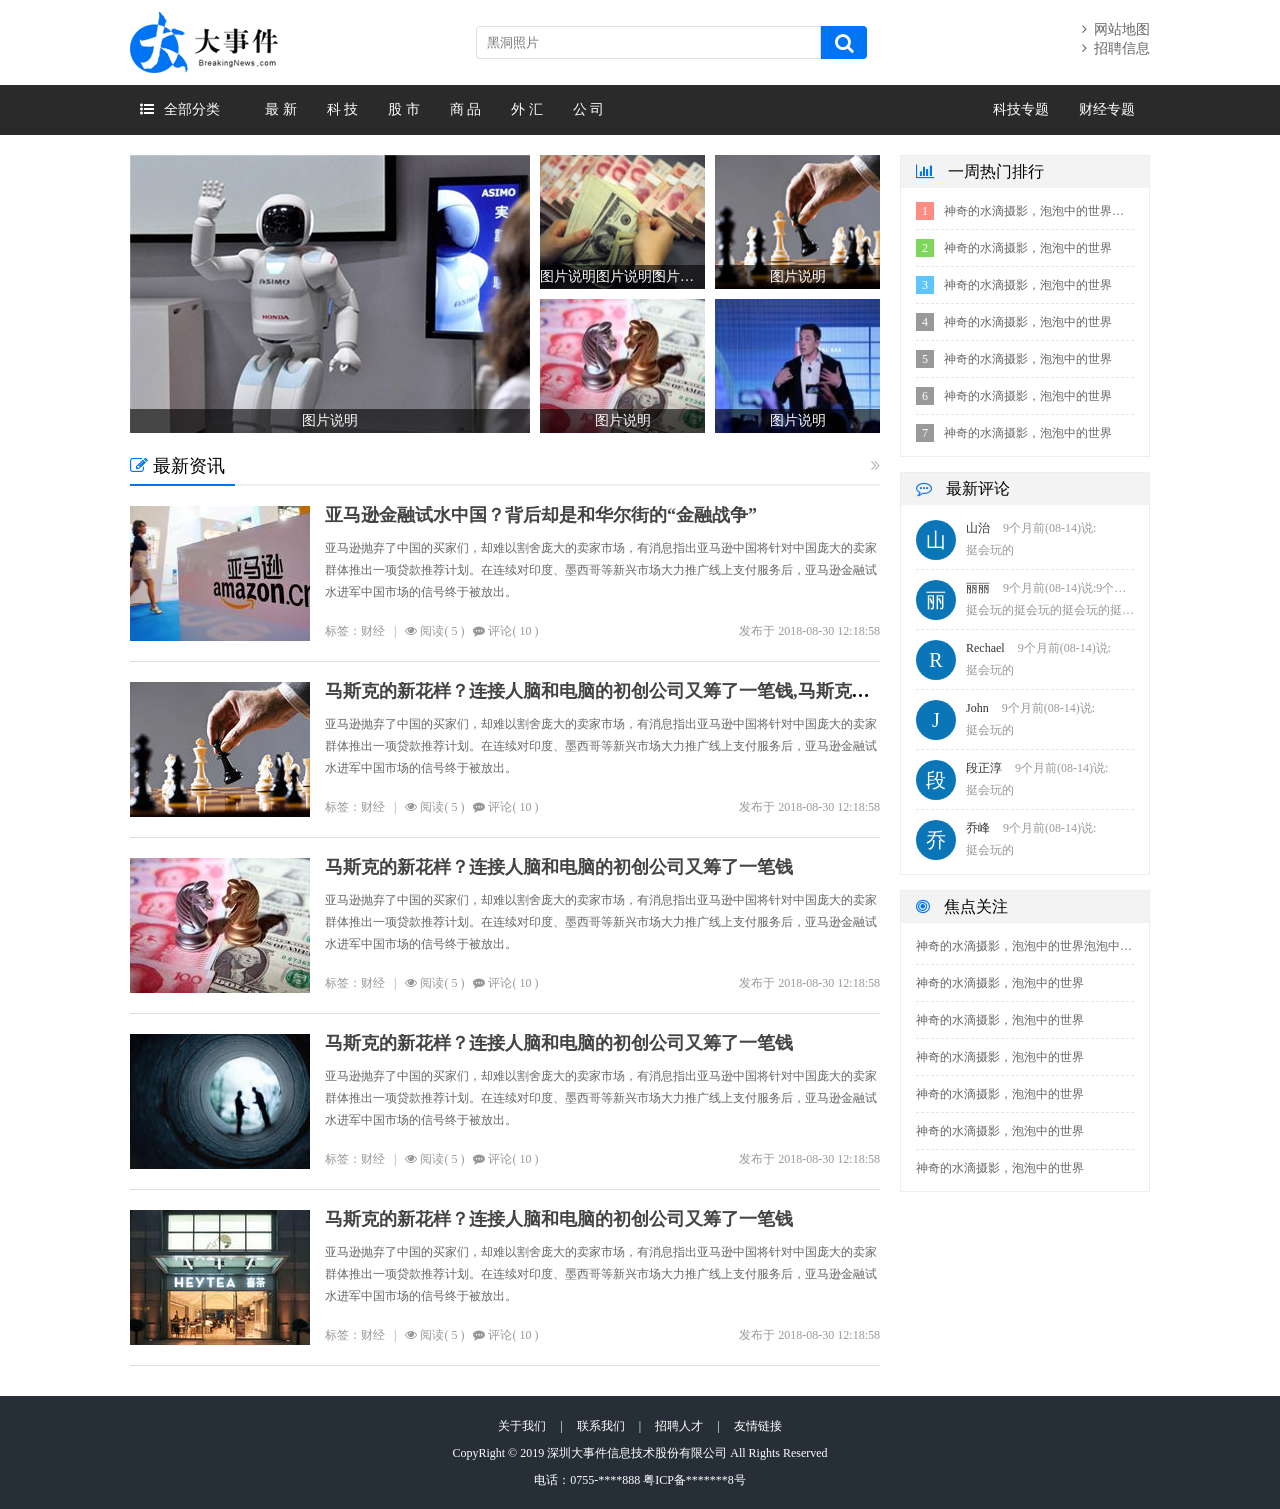
<file: index.html>
<!DOCTYPE html>
<html lang="en">

<head>
    <meta charset="UTF-8">
    <meta name="viewport" content="width=device-width, initial-scale=1.0">
    <meta http-equiv="X-UA-Compatible" content="ie=edge">
    <title>大事件-首页</title>
    <link rel="stylesheet" href="css/reset.css">
    <link rel="stylesheet" href="css/font-awesome.min.css">
    <link rel="stylesheet" href="css/main.css">
</head>

<body>
    <div class="header">
        <a href="#" class="logo fl"><img src="images/logo.png" alt="logo"></a>
        <div class="search_form fl">
            <input type="text" class="search_txt" placeholder="黑洞照片">
            <button class="search_btn"><i class="fa fa-search"></i></button>
        </div>
        <div class="link_info fr">
            <a href="#"><i class="fa fa-angle-right"></i>&nbsp;&nbsp;网站地图</a><br>
            <a href="#"><i class="fa fa-angle-right"></i>&nbsp;&nbsp;招聘信息</a>
        </div>
    </div>

    <div class="menu_con">
        <div class="menu">
            <div class="menu_collapse fl">
                <a href="javascript:;" class="level_one"><i class="fa fa-list-ul"></i>全部分类</a>
                <ul class="level_two">
                    <li class="up"></li>
                    <li><a href="./list.html">最 新</a></li>
                    <li><a href="./list.html">科 技</a></li>
                    <li><a href="./list.html">股 市</a></li>
                    <li><a href="./list.html">商 品</a></li>
                    <li><a href="./list.html">外 汇</a></li>
                    <li><a href="./list.html">公 司</a></li>
                </ul>
            </div>
            <ul class="left_menu fl">
                <li><a href="#">最 新</a></li>
                <li><a href="#">科 技</a></li>
                <li><a href="#">股 市</a></li>
                <li><a href="#">商 品</a></li>
                <li><a href="#">外 汇</a></li>
                <li><a href="#">公 司</a></li>
            </ul>
            <ul class="right_menu fr">
                <li><a href="#">科技专题</a></li>
                <li><a href="#">财经专题</a></li>
            </ul>
        </div>
    </div>

    <div class="main_con clearfix">
        <div class="left_con">
            <ul class="focus_list">
                <li class="first">
                    <a href="#"><img src="images/pic01.jpg" alt=""></a>
                    <p>图片说明</p>
                </li>
                <li>
                    <a href="#"><img src="images/pic02.jpg" alt=""></a>
                    <p>图片说明图片说明图片说明图片说明图片说明图片说明图片说明图片说明图片说明</p>
                </li>
                <li>
                    <a href="#"><img src="images/pic03.jpg" alt=""></a>
                    <p>图片说明</p>
                </li>
                <li>
                    <a href="#"><img src="images/pic05.jpg" alt=""></a>
                    <p>图片说明</p>
                </li>
                <li>
                    <a href="#"><img src="images/pic06.jpg" alt=""></a>
                    <p>图片说明</p>
                </li>
            </ul>

            <div class="common_title">
                <h3><i class="fa fa-edit"></i> 最新资讯</h3>
                <a href="#" class="more"><i class="fa fa-angle-double-right"></i></a>
            </div>

            <div class="common_news">
                <div class="common_news_list">
                    <a href="#" class="list_pic"><img src="images/pic09.jpg" alt=""></a>
                    <h4><a href="#">亚马逊金融试水中国？背后却是和华尔街的“金融战争” </a></h4>
                    <p>亚马逊抛弃了中国的买家们，却难以割舍庞大的卖家市场，有消息指出亚马逊中国将针对中国庞大的卖家群体推出一项贷款推荐计划。在连续对印度、墨西哥等新兴市场大力推广线上支付服务后，亚马逊金融试水进军中国市场的信号终于被放出。
                    </p>
                    <div class="new_info">
                        <span>标签：财经&nbsp;&nbsp;&nbsp;|&nbsp;&nbsp;&nbsp;<i class="fa fa-eye"></i>&nbsp;阅读( 5
                            )&nbsp;&nbsp;&nbsp;<i class="fa fa-commenting"></i>&nbsp;评论( 10 )</span>
                        <b>发布于 2018-08-30 12:18:58</b>
                    </div>
                </div>

                <div class="common_news_list">
                    <a href="#" class="list_pic"><img src="images/pic03.jpg" alt=""></a>
                    <h4><a href="#">马斯克的新花样？连接人脑和电脑的初创公司又筹了一笔钱,马斯克的新花样？连接人脑和电脑的初创公司又筹了一笔钱</a></h4>
                    <p>亚马逊抛弃了中国的买家们，却难以割舍庞大的卖家市场，有消息指出亚马逊中国将针对中国庞大的卖家群体推出一项贷款推荐计划。在连续对印度、墨西哥等新兴市场大力推广线上支付服务后，亚马逊金融试水进军中国市场的信号终于被放出。
                    </p>
                    <div class="new_info">
                        <span>标签：财经&nbsp;&nbsp;&nbsp;|&nbsp;&nbsp;&nbsp;<i class="fa fa-eye"></i>&nbsp;阅读( 5
                            )&nbsp;&nbsp;&nbsp;<i class="fa fa-commenting"></i>&nbsp;评论( 10 )</span>
                        <b>发布于 2018-08-30 12:18:58</b>
                    </div>
                </div>

                <div class="common_news_list">
                    <a href="#" class="list_pic"><img src="images/pic05.jpg" alt=""></a>
                    <h4><a href="#">马斯克的新花样？连接人脑和电脑的初创公司又筹了一笔钱</a></h4>
                    <p>亚马逊抛弃了中国的买家们，却难以割舍庞大的卖家市场，有消息指出亚马逊中国将针对中国庞大的卖家群体推出一项贷款推荐计划。在连续对印度、墨西哥等新兴市场大力推广线上支付服务后，亚马逊金融试水进军中国市场的信号终于被放出。
                    </p>
                    <div class="new_info">
                        <span>标签：财经&nbsp;&nbsp;&nbsp;|&nbsp;&nbsp;&nbsp;<i class="fa fa-eye"></i>&nbsp;阅读( 5
                            )&nbsp;&nbsp;&nbsp;<i class="fa fa-commenting"></i>&nbsp;评论( 10 )</span>
                        <b>发布于 2018-08-30 12:18:58</b>
                    </div>
                </div>

                <div class="common_news_list">
                    <a href="#" class="list_pic"><img src="images/pic07.jpg" alt=""></a>
                    <h4><a href="#">马斯克的新花样？连接人脑和电脑的初创公司又筹了一笔钱</a></h4>
                    <p>亚马逊抛弃了中国的买家们，却难以割舍庞大的卖家市场，有消息指出亚马逊中国将针对中国庞大的卖家群体推出一项贷款推荐计划。在连续对印度、墨西哥等新兴市场大力推广线上支付服务后，亚马逊金融试水进军中国市场的信号终于被放出。
                    </p>
                    <div class="new_info">
                        <span>标签：财经&nbsp;&nbsp;&nbsp;|&nbsp;&nbsp;&nbsp;<i class="fa fa-eye"></i>&nbsp;阅读( 5
                            )&nbsp;&nbsp;&nbsp;<i class="fa fa-commenting"></i>&nbsp;评论( 10 )</span>
                        <b>发布于 2018-08-30 12:18:58</b>
                    </div>
                </div>

                <div class="common_news_list">
                    <a href="#" class="list_pic"><img src="images/pic10.jpg" alt=""></a>
                    <h4><a href="#">马斯克的新花样？连接人脑和电脑的初创公司又筹了一笔钱</a></h4>
                    <p>亚马逊抛弃了中国的买家们，却难以割舍庞大的卖家市场，有消息指出亚马逊中国将针对中国庞大的卖家群体推出一项贷款推荐计划。在连续对印度、墨西哥等新兴市场大力推广线上支付服务后，亚马逊金融试水进军中国市场的信号终于被放出。
                    </p>
                    <div class="new_info">
                        <span>标签：财经&nbsp;&nbsp;&nbsp;|&nbsp;&nbsp;&nbsp;<i class="fa fa-eye"></i>&nbsp;阅读( 5
                            )&nbsp;&nbsp;&nbsp;<i class="fa fa-commenting"></i>&nbsp;评论( 10 )</span>
                        <b>发布于 2018-08-30 12:18:58</b>
                    </div>
                </div>
            </div>

        </div>
        <div class="right_con">
            <div class="common_wrap">
                <h3><i class="fa fa-bar-chart"></i> 一周热门排行</h3>
                <ul class="content_list hotrank_list">
                    <li><span class="first">1</span><a href="#">神奇的水滴摄影，泡泡中的世界泡泡中的世界</a></li>
                    <li><span class="second">2</span><a href="#">神奇的水滴摄影，泡泡中的世界</a></li>
                    <li><span class="third">3</span><a href="#">神奇的水滴摄影，泡泡中的世界</a></li>
                    <li><span>4</span><a href="#">神奇的水滴摄影，泡泡中的世界</a></li>
                    <li><span>5</span><a href="#">神奇的水滴摄影，泡泡中的世界</a></li>
                    <li><span>6</span><a href="#">神奇的水滴摄影，泡泡中的世界</a></li>
                    <li><span>7</span><a href="#">神奇的水滴摄影，泡泡中的世界</a></li>
                </ul>
            </div>
            <div class="common_wrap">
                <h3><i class="fa fa-commenting-o"></i> 最新评论</h3>
                <ul class="content_list comment_list">
                    <li>
                        <span>山</span>
                        <b><em>山治</em> 9个月前(08-14)说:</b>
                        <strong>挺会玩的</strong>
                    </li>
                    <li>
                        <span>丽</span>
                        <b><em>丽丽</em> 9个月前(08-14)说:9个月前(08-14)说:9个月前(08-14)说:</b>
                        <strong>挺会玩的挺会玩的挺会玩的挺会玩的</strong>
                    </li>
                    <li>
                        <span>R</span>
                        <b><em>Rechael</em> 9个月前(08-14)说:</b>
                        <strong>挺会玩的</strong>
                    </li>
                    <li>
                        <span>J</span>
                        <b><em>John</em> 9个月前(08-14)说:</b>
                        <strong>挺会玩的</strong>
                    </li>
                    <li>
                        <span>段</span>
                        <b><em>段正淳</em> 9个月前(08-14)说:</b>
                        <strong>挺会玩的</strong>
                    </li>
                    <li>
                        <span>乔</span>
                        <b><em>乔峰</em> 9个月前(08-14)说:</b>
                        <strong>挺会玩的</strong>
                    </li>
                </ul>
            </div>
            <div class="common_wrap">
                <h3><i class="fa fa-bullseye"></i> 焦点关注</h3>
                <ul class="content_list guanzhu_list">
                    <li><a href="#">神奇的水滴摄影，泡泡中的世界泡泡中的世界</a></li>
                    <li><a href="#">神奇的水滴摄影，泡泡中的世界</a></li>
                    <li><a href="#">神奇的水滴摄影，泡泡中的世界</a></li>
                    <li><a href="#">神奇的水滴摄影，泡泡中的世界</a></li>
                    <li><a href="#">神奇的水滴摄影，泡泡中的世界</a></li>
                    <li><a href="#">神奇的水滴摄影，泡泡中的世界</a></li>
                    <li><a href="#">神奇的水滴摄影，泡泡中的世界</a></li>
                </ul>
            </div>
        </div>
    </div>

    <div class="footer clearfix">
        <div class="foot_link">
            <a href="#">关于我们</a>
            <span>|</span>
            <a href="#">联系我们</a>
            <span>|</span>
            <a href="#">招聘人才</a>
            <span>|</span>
            <a href="#">友情链接</a>
        </div>
        <p>CopyRight © 2019 深圳大事件信息技术股份有限公司 All Rights Reserved</p>
        <p>电话：0755-****888 粤ICP备*******8号</p>
    </div>

    <!-- 导入模板引擎js文件 -->
    <script src="./js/template-web.js"></script>
    <!-- 引入jq文件 -->
    <script src="./js/jquery-1.12.4.min.js"></script>
</body>

</html>
</file>
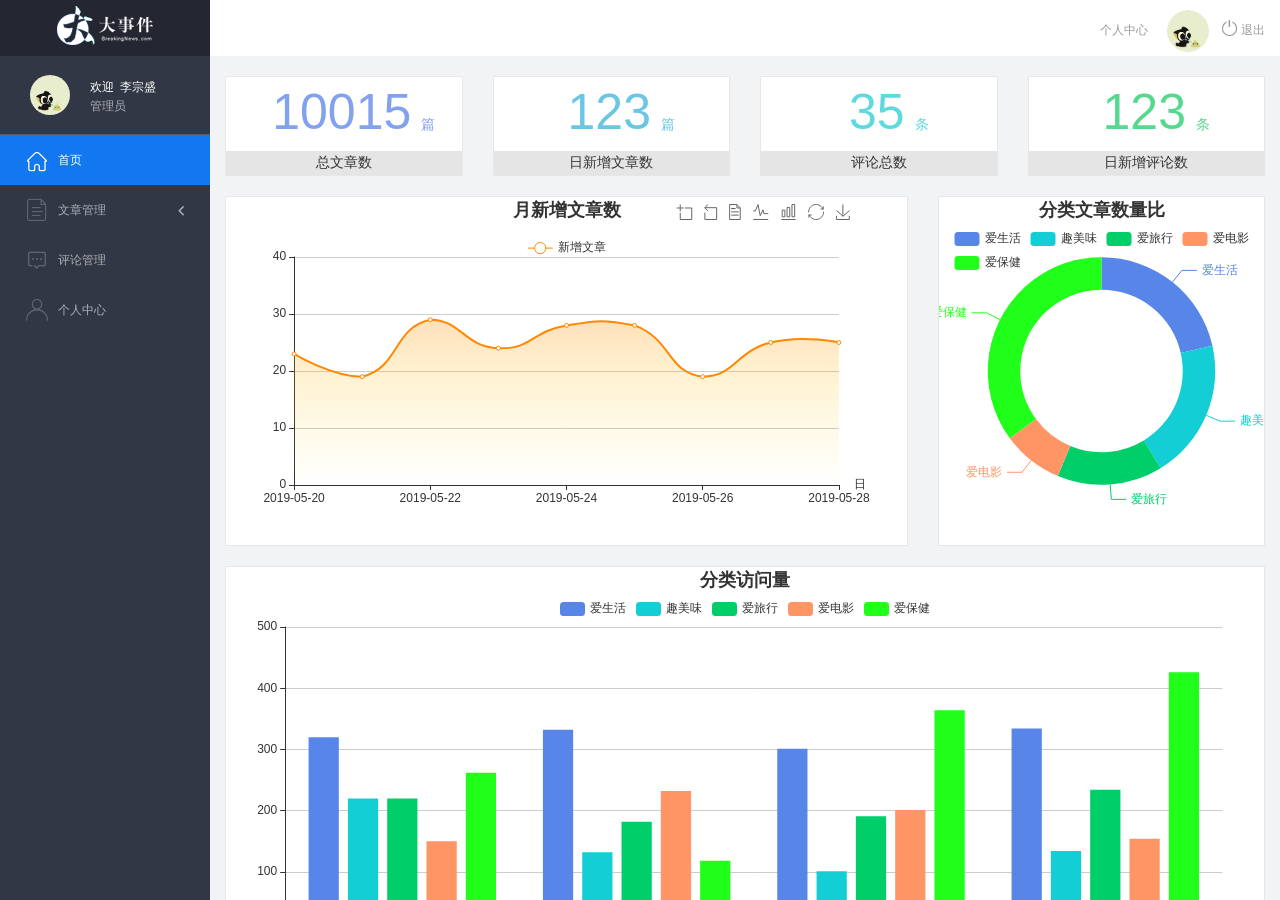
<file: admin/index.html>
<!DOCTYPE html>
<html lang="en">

<head>
  <meta charset="UTF-8">
  <meta name="viewport" content="width=device-width, initial-scale=1.0">
  <meta http-equiv="X-UA-Compatible" content="ie=edge">
  <title>大事件-后台首页</title>
  <link rel="stylesheet" href="./libs/bootstrap/css/bootstrap.min.css">
  <link rel="stylesheet" href="css/reset.css">
  <link rel="stylesheet" href="css/iconfont.css">
  <link rel="stylesheet" href="css/main.css">
  <script src="./libs/jquery-1.12.4.min.js"></script>
  <!-- 导入bootstrap的js文件 -->
  <script src="./libs/bootstrap/js/bootstrap.min.js"></script>
</head>

<body>
  <div class="sider">
    <a href="#" class="logo"><img src="images/logo02.png" alt="logo"></a>
    <div class="user_info">
      <img src="images/2.jpg" alt="person">
      <span>欢迎&nbsp;&nbsp;李宗盛</span>
      <b>管理员</b>
    </div>
    <!-- 左侧导航栏 -->
    <div class="menu">
      <div class="level01 active"><a href="./main_count.html" target="main_frame"><i
                        class="iconfont icon-yidiandiantubiao04"></i><span>首页</span></a></div>
      <div class="level01"><a href="#"><i class="iconfont icon-icon-article"></i><span>文章管理</span><b
                        class="iconfont icon-arrowdownl"></b></a></div>
      <ul class="level02">
        <li><a href="./article_list.html" target="main_frame"><i
                            class="iconfont icon-previewright"></i><span>文章列表</span></a></li>
        <li><a href="./article_release.html" target="main_frame"><i
                            class="iconfont icon-previewright"></i><span>发表文章</span></a></li>
        <li><a href="./article_category.html" target="main_frame"><i
                            class="iconfont icon-previewright"></i><span>文章类别管理</span></a>
        </li>
      </ul>

      <div class="level01"><a href="./comment_list.html" target="main_frame"><i
                        class="iconfont icon-comment"></i><span>评论管理</span></a></div>
      <div class="level01" id="user"><a href="./user.html" target="main_frame"><i
                        class="iconfont icon-user"></i><span>个人中心</span></a></div>
    </div>
    <!-- 顶部栏 -->
    <div class="header_bar">
      <div class="user_center_link">
        <a href="./user.html" target="main_frame">个人中心</a>
        <img src="images/2.jpg" alt="person">
        <a href="javascript:void(0)" class="logout"><i class="iconfont icon-tuichu"></i> 退出</a>
      </div>
    </div>
    <!-- 右侧主体内容 -->
    <div class="main" id="main_body">
      <iframe src="./main_count.html" name="main_frame" frameborder="0"></iframe>
    </div>
  </div>
  <script>
    $(function() {
        // 二级菜单的展开收齐
        $(".level01:eq(1)").click(function() {
          // 隔壁的level02展开或者收起
          $(this).next('.level02').slideToggle();
        })

        // 点击高亮效果
        $('.level01').click(function() {
          $(this).addClass('active').siblings().removeClass('active');
        })

        // 获取用户信息
        $.ajax({
          // url:"http://localhost:8080/api/v1/admin/user/info",
          // 使用抽取的接口属性
          url: BigNew.user_info,
          // headers:{
          //     Authorization:window.localStorage.getItem("token")
          // },
          success: function(backData) {
            // console.log(backData);
            // 设置左侧的头像和名字
            $(".user_info>img").attr('src', backData.data.userPic);
            $(".user_info>span").text('欢迎  ' + backData.data.nickname);
            // 右侧顶部的头像
            $(".user_center_link>img").attr('src', backData.data.userPic);
          },
          // 请求失败之后的回调函数
          // error:function(backData){
          //     console.log('我错啦!');
          //     console.log(backData);
          //     if(backData.statusText==='Forbidden'){
          //         alert("滚犊子!");
          //         window.location.href='./login.html';
          //     }
          // }
        })

        // 登出
        $(".logout").click(function() {
          if (window.confirm("你真的要离开我了吗,哭唧唧!o(╥﹏╥)o")) {
            // 请出缓存
            window.localStorage.removeItem("token");
            // 去登录页
            window.location.href = "./login.html";
          }


        })
      })
      // 比
  </script>
</body>

</html>
</file>
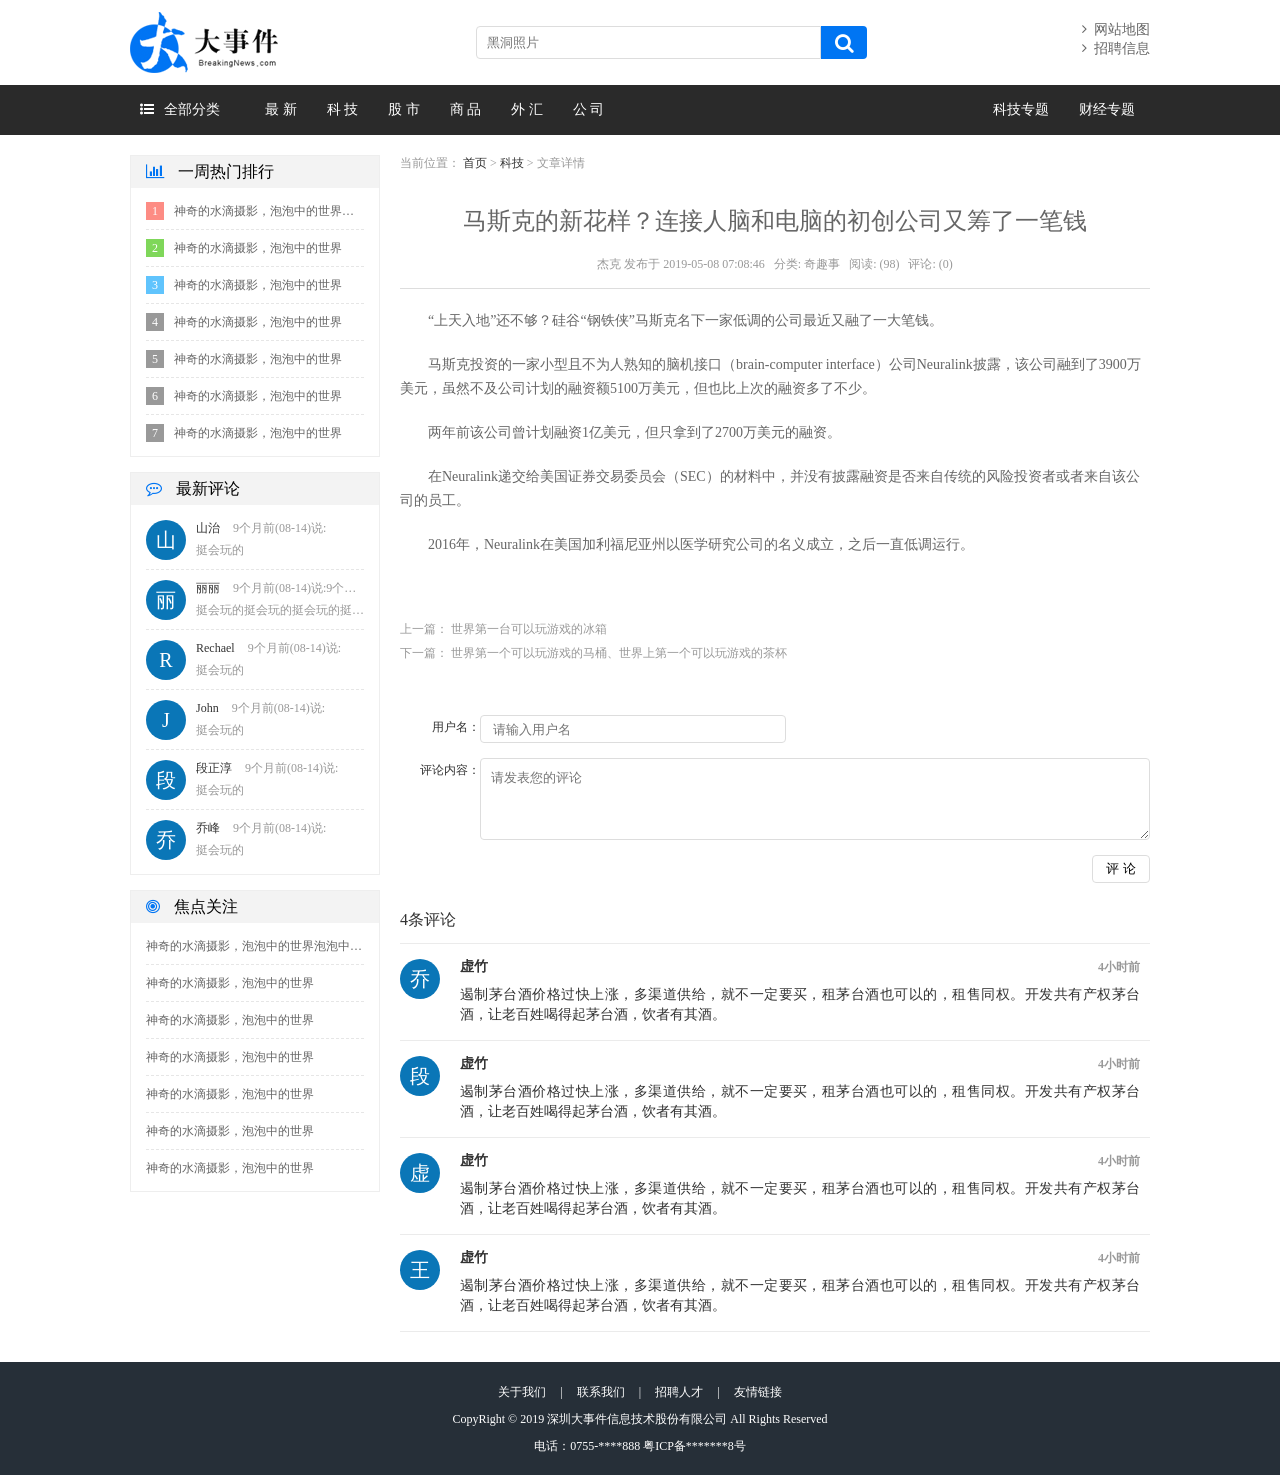
<file: article.html>
<!DOCTYPE html>
<html lang="en">

<head>
    <meta charset="UTF-8">
    <meta name="viewport" content="width=device-width, initial-scale=1.0">
    <meta http-equiv="X-UA-Compatible" content="ie=edge">
    <title>大事件-文章</title>
    <link rel="stylesheet" type="text/css" href="css/reset.css">
    <link rel="stylesheet" href="css/font-awesome.min.css">
    <link rel="stylesheet" type="text/css" href="css/main.css">
</head>

<body>
    <div class="header">
        <a href="#" class="logo fl"><img src="images/logo.png" alt="logo"></a>
        <div class="search_form fl">
            <input type="text" class="search_txt" placeholder="黑洞照片">
            <button class="search_btn"><i class="fa fa-search"></i></button>
        </div>
        <div class="link_info fr">
            <a href="#"><i class="fa fa-angle-right"></i>&nbsp;&nbsp;网站地图</a><br>
            <a href="#"><i class="fa fa-angle-right"></i>&nbsp;&nbsp;招聘信息</a>
        </div>
    </div>

    <div class="menu_con">
        <div class="menu">
            <div class="menu_collapse fl">
                <a href="javascript:;" class="level_one"><i class="fa fa-list-ul"></i>全部分类</a>
                <ul class="level_two">
                    <li class="up"></li>
                    <li><a href="#">最 新</a></li>
                    <li><a href="#">科 技</a></li>
                    <li><a href="#">股 市</a></li>
                    <li><a href="#">商 品</a></li>
                    <li><a href="#">外 汇</a></li>
                    <li><a href="#">公 司</a></li>
                </ul>
            </div>
            <ul class="left_menu fl">
                <li><a href="#">最 新</a></li>
                <li><a href="#">科 技</a></li>
                <li><a href="#">股 市</a></li>
                <li><a href="#">商 品</a></li>
                <li><a href="#">外 汇</a></li>
                <li><a href="#">公 司</a></li>
            </ul>
            <ul class="right_menu fr">
                <li><a href="#">科技专题</a></li>
                <li><a href="#">财经专题</a></li>
            </ul>
        </div>
    </div>

    <div class="main_con clearfix">
        <div class="left_con setfr">
            <div class="breadcrumb">
                当前位置： <a href="#">首页</a> &gt; <a href="#">科技</a> &gt; 文章详情
            </div>
            <h3 class="article_title">马斯克的新花样？连接人脑和电脑的初创公司又筹了一笔钱</h3>
            <div class="article_info">杰克 发布于 2019-05-08 07:08:46&nbsp;&nbsp;&nbsp;分类: 奇趣事&nbsp;&nbsp;&nbsp;阅读:
                (98)&nbsp;&nbsp;&nbsp;评论: (0)</div>
            <div class="article_con">

                <p>“上天入地”还不够？硅谷“钢铁侠”马斯克名下一家低调的公司最近又融了一大笔钱。</p>

                <p>马斯克投资的一家小型且不为人熟知的脑机接口（brain-computer
                    interface）公司Neuralink披露，该公司融到了3900万美元，虽然不及公司计划的融资额5100万美元，但也比上次的融资多了不少。</p>

                <p>两年前该公司曾计划融资1亿美元，但只拿到了2700万美元的融资。</p>

                <p>在Neuralink递交给美国证券交易委员会（SEC）的材料中，并没有披露融资是否来自传统的风险投资者或者来自该公司的员工。</p>

                <p>2016年，Neuralink在美国加利福尼亚州以医学研究公司的名义成立，之后一直低调运行。</p>

            </div>
            <div class="article_links">
                上一篇： <a href="#">世界第一台可以玩游戏的冰箱</a><br>
                下一篇： <a href="#">世界第一个可以玩游戏的马桶、世界上第一个可以玩游戏的茶杯</a>
            </div>

            <form action="" class="comment_form">
                <div class="form_group">
                    <label>用户名：</label>
                    <input type="text" placeholder="请输入用户名" class="comment_name">
                </div>
                <div class="form_group">
                    <label>评论内容：</label>
                    <textarea placeholder="请发表您的评论" class="comment_input"></textarea>
                </div>
                <div class="form_group">
                    <input type="submit" name="" value="评 论" class="comment_sub"></div>
            </form>

            <div class="comment_count">
                4条评论
            </div>

            <div class="comment_list_con">
                <div class="comment_detail_list">
                    <div class="person_pic fl">乔</div>
                    <div class="name_time fl"><b>虚竹</b><span>4小时前</span></div>
                    <div class="comment_text fl">
                        遏制茅台酒价格过快上涨，多渠道供给，就不一定要买，租茅台酒也可以的，租售同权。开发共有产权茅台酒，让老百姓喝得起茅台酒，饮者有其酒。
                    </div>
                </div>
                <div class="comment_detail_list">
                    <div class="person_pic fl">段</div>
                    <div class="name_time fl"><b>虚竹</b><span>4小时前</span></div>
                    <div class="comment_text fl">
                        遏制茅台酒价格过快上涨，多渠道供给，就不一定要买，租茅台酒也可以的，租售同权。开发共有产权茅台酒，让老百姓喝得起茅台酒，饮者有其酒。
                    </div>
                </div>
                <div class="comment_detail_list">
                    <div class="person_pic fl">虚</div>
                    <div class="name_time fl"><b>虚竹</b><span>4小时前</span></div>
                    <div class="comment_text fl">
                        遏制茅台酒价格过快上涨，多渠道供给，就不一定要买，租茅台酒也可以的，租售同权。开发共有产权茅台酒，让老百姓喝得起茅台酒，饮者有其酒。
                    </div>
                </div>
                <div class="comment_detail_list">
                    <div class="person_pic fl">王</div>
                    <div class="name_time fl"><b>虚竹</b><span>4小时前</span></div>
                    <div class="comment_text fl">
                        遏制茅台酒价格过快上涨，多渠道供给，就不一定要买，租茅台酒也可以的，租售同权。开发共有产权茅台酒，让老百姓喝得起茅台酒，饮者有其酒。
                    </div>
                </div>
            </div>
        </div>
        <div class="right_con setfl">
            <div class="common_wrap">
                <h3><i class="fa fa-bar-chart"></i> 一周热门排行</h3>
                <ul class="content_list">
                    <li><span class="first">1</span><a href="#">神奇的水滴摄影，泡泡中的世界泡泡中的世界</a></li>
                    <li><span class="second">2</span><a href="#">神奇的水滴摄影，泡泡中的世界</a></li>
                    <li><span class="third">3</span><a href="#">神奇的水滴摄影，泡泡中的世界</a></li>
                    <li><span>4</span><a href="#">神奇的水滴摄影，泡泡中的世界</a></li>
                    <li><span>5</span><a href="#">神奇的水滴摄影，泡泡中的世界</a></li>
                    <li><span>6</span><a href="#">神奇的水滴摄影，泡泡中的世界</a></li>
                    <li><span>7</span><a href="#">神奇的水滴摄影，泡泡中的世界</a></li>
                </ul>
            </div>
            <div class="common_wrap">
                <h3><i class="fa fa-commenting-o"></i> 最新评论</h3>
                <ul class="content_list comment_list">
                    <li>
                        <span>山</span>
                        <b><em>山治</em> 9个月前(08-14)说:</b>
                        <strong>挺会玩的</strong>
                    </li>
                    <li>
                        <span>丽</span>
                        <b><em>丽丽</em> 9个月前(08-14)说:9个月前(08-14)说:9个月前(08-14)说:</b>
                        <strong>挺会玩的挺会玩的挺会玩的挺会玩的</strong>
                    </li>
                    <li>
                        <span>R</span>
                        <b><em>Rechael</em> 9个月前(08-14)说:</b>
                        <strong>挺会玩的</strong>
                    </li>
                    <li>
                        <span>J</span>
                        <b><em>John</em> 9个月前(08-14)说:</b>
                        <strong>挺会玩的</strong>
                    </li>
                    <li>
                        <span>段</span>
                        <b><em>段正淳</em> 9个月前(08-14)说:</b>
                        <strong>挺会玩的</strong>
                    </li>
                    <li>
                        <span>乔</span>
                        <b><em>乔峰</em> 9个月前(08-14)说:</b>
                        <strong>挺会玩的</strong>
                    </li>
                </ul>
            </div>
            <div class="common_wrap">
                <h3><i class="fa fa-bullseye"></i> 焦点关注</h3>
                <ul class="content_list guanzhu_list">
                    <li><a href="#">神奇的水滴摄影，泡泡中的世界泡泡中的世界</a></li>
                    <li><a href="#">神奇的水滴摄影，泡泡中的世界</a></li>
                    <li><a href="#">神奇的水滴摄影，泡泡中的世界</a></li>
                    <li><a href="#">神奇的水滴摄影，泡泡中的世界</a></li>
                    <li><a href="#">神奇的水滴摄影，泡泡中的世界</a></li>
                    <li><a href="#">神奇的水滴摄影，泡泡中的世界</a></li>
                    <li><a href="#">神奇的水滴摄影，泡泡中的世界</a></li>
                </ul>
            </div>
        </div>
    </div>

    <div class="footer clearfix">
        <div class="foot_link">
            <a href="#">关于我们</a>
            <span>|</span>
            <a href="#">联系我们</a>
            <span>|</span>
            <a href="#">招聘人才</a>
            <span>|</span>
            <a href="#">友情链接</a>
        </div>
        <p>CopyRight © 2019 深圳大事件信息技术股份有限公司 All Rights Reserved</p>
        <p>电话：0755-****888 粤ICP备*******8号</p>
    </div>

    <!-- 引入模板引擎js文件 -->
    <script src="./js/template-web.js"></script>
    <script src="./js/jquery-1.12.4.min.js"></script>

</body>

</html>
</file>
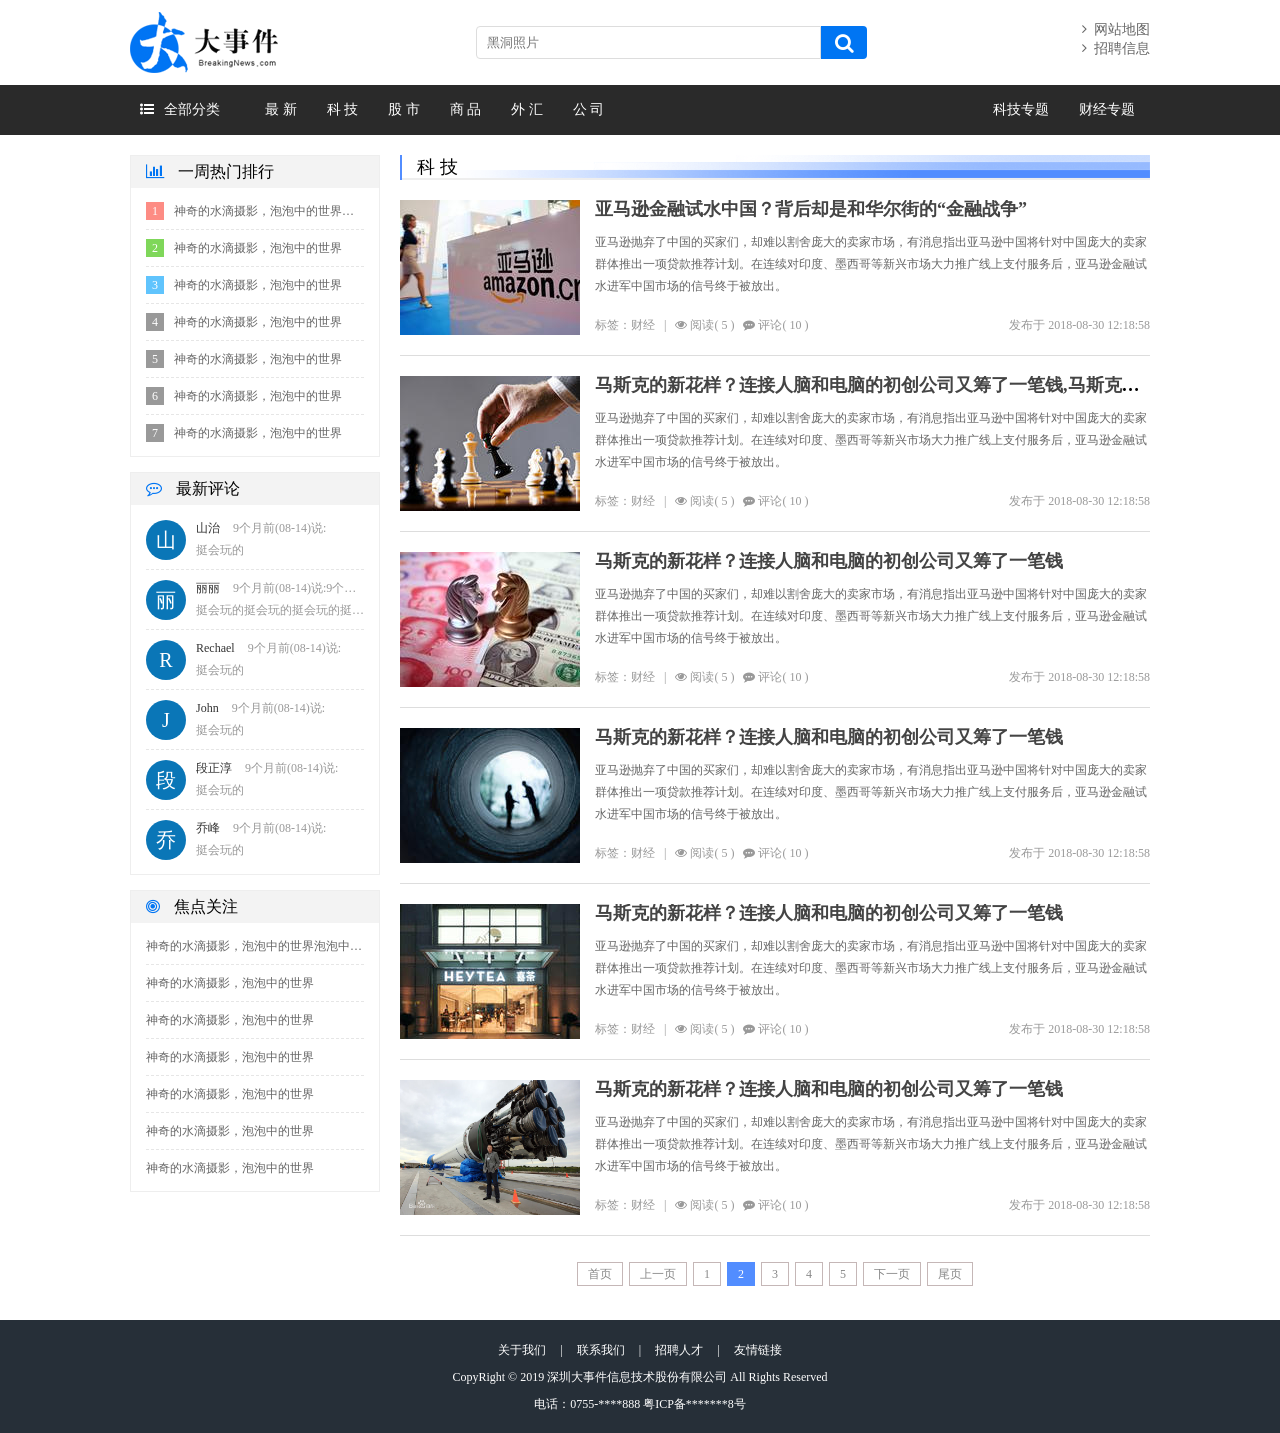
<file: list.html>
<!DOCTYPE html>
<html lang="en">

<head>
    <meta charset="UTF-8">
    <meta name="viewport" content="width=device-width, initial-scale=1.0">
    <meta http-equiv="X-UA-Compatible" content="ie=edge">
    <title>大事件-列表页</title>
    <link rel="stylesheet" type="text/css" href="css/reset.css">
    <link rel="stylesheet" href="css/font-awesome.min.css">
    <link rel="stylesheet" type="text/css" href="css/jquery.pagination.css">
    <link rel="stylesheet" type="text/css" href="css/main.css">
    <script type="text/javascript" src="js/jquery-1.12.4.min.js"></script>
    <script type="text/javascript" src="js/jquery.pagination.min.js"></script>
</head>

<body>
    <div class="header">
        <a href="#" class="logo fl"><img src="images/logo.png" alt="logo"></a>
        <div class="search_form fl">
            <input type="text" class="search_txt" placeholder="黑洞照片">
            <button class="search_btn"><i class="fa fa-search"></i></button>
        </div>
        <div class="link_info fr">
            <a href="#"><i class="fa fa-angle-right"></i>&nbsp;&nbsp;网站地图</a><br>
            <a href="#"><i class="fa fa-angle-right"></i>&nbsp;&nbsp;招聘信息</a>
        </div>
    </div>

    <div class="menu_con">
        <div class="menu">
            <div class="menu_collapse fl">
                <a href="javascript:;" class="level_one"><i class="fa fa-list-ul"></i>全部分类</a>
                <ul class="level_two">
                    <li class="up"></li>
                    <li><a href="#">最 新</a></li>
                    <li><a href="#">科 技</a></li>
                    <li><a href="#">股 市</a></li>
                    <li><a href="#">商 品</a></li>
                    <li><a href="#">外 汇</a></li>
                    <li><a href="#">公 司</a></li>
                </ul>
            </div>
            <ul class="left_menu fl">
                <li><a href="#">最 新</a></li>
                <li><a href="#">科 技</a></li>
                <li><a href="#">股 市</a></li>
                <li><a href="#">商 品</a></li>
                <li><a href="#">外 汇</a></li>
                <li><a href="#">公 司</a></li>
            </ul>
            <ul class="right_menu fr">
                <li><a href="#">科技专题</a></li>
                <li><a href="#">财经专题</a></li>
            </ul>
        </div>
    </div>

    <div class="main_con clearfix">
        <div class="left_con setfr">

            <div class="list_title">
                <h3>科 技</h3>
            </div>

            <div class="common_news_list">
                <a href="#" class="list_pic"><img src="images/pic09.jpg" alt=""></a>
                <h4><a href="#">亚马逊金融试水中国？背后却是和华尔街的“金融战争” </a></h4>
                <p>亚马逊抛弃了中国的买家们，却难以割舍庞大的卖家市场，有消息指出亚马逊中国将针对中国庞大的卖家群体推出一项贷款推荐计划。在连续对印度、墨西哥等新兴市场大力推广线上支付服务后，亚马逊金融试水进军中国市场的信号终于被放出。
                </p>
                <div class="new_info">
                    <span>标签：财经&nbsp;&nbsp;&nbsp;|&nbsp;&nbsp;&nbsp;<i class="fa fa-eye"></i>&nbsp;阅读( 5
                        )&nbsp;&nbsp;&nbsp;<i class="fa fa-commenting"></i>&nbsp;评论( 10 )</span>
                    <b>发布于 2018-08-30 12:18:58</b>
                </div>
            </div>

            <div class="common_news_list">
                <a href="#" class="list_pic"><img src="images/pic03.jpg" alt=""></a>
                <h4><a href="#">马斯克的新花样？连接人脑和电脑的初创公司又筹了一笔钱,马斯克的新花样？连接人脑和电脑的初创公司又筹了一笔钱</a></h4>
                <p>亚马逊抛弃了中国的买家们，却难以割舍庞大的卖家市场，有消息指出亚马逊中国将针对中国庞大的卖家群体推出一项贷款推荐计划。在连续对印度、墨西哥等新兴市场大力推广线上支付服务后，亚马逊金融试水进军中国市场的信号终于被放出。
                </p>
                <div class="new_info">
                    <span>标签：财经&nbsp;&nbsp;&nbsp;|&nbsp;&nbsp;&nbsp;<i class="fa fa-eye"></i>&nbsp;阅读( 5
                        )&nbsp;&nbsp;&nbsp;<i class="fa fa-commenting"></i>&nbsp;评论( 10 )</span>
                    <b>发布于 2018-08-30 12:18:58</b>
                </div>
            </div>

            <div class="common_news_list">
                <a href="#" class="list_pic"><img src="images/pic05.jpg" alt=""></a>
                <h4><a href="#">马斯克的新花样？连接人脑和电脑的初创公司又筹了一笔钱</a></h4>
                <p>亚马逊抛弃了中国的买家们，却难以割舍庞大的卖家市场，有消息指出亚马逊中国将针对中国庞大的卖家群体推出一项贷款推荐计划。在连续对印度、墨西哥等新兴市场大力推广线上支付服务后，亚马逊金融试水进军中国市场的信号终于被放出。
                </p>
                <div class="new_info">
                    <span>标签：财经&nbsp;&nbsp;&nbsp;|&nbsp;&nbsp;&nbsp;<i class="fa fa-eye"></i>&nbsp;阅读( 5
                        )&nbsp;&nbsp;&nbsp;<i class="fa fa-commenting"></i>&nbsp;评论( 10 )</span>
                    <b>发布于 2018-08-30 12:18:58</b>
                </div>
            </div>

            <div class="common_news_list">
                <a href="#" class="list_pic"><img src="images/pic07.jpg" alt=""></a>
                <h4><a href="#">马斯克的新花样？连接人脑和电脑的初创公司又筹了一笔钱</a></h4>
                <p>亚马逊抛弃了中国的买家们，却难以割舍庞大的卖家市场，有消息指出亚马逊中国将针对中国庞大的卖家群体推出一项贷款推荐计划。在连续对印度、墨西哥等新兴市场大力推广线上支付服务后，亚马逊金融试水进军中国市场的信号终于被放出。
                </p>
                <div class="new_info">
                    <span>标签：财经&nbsp;&nbsp;&nbsp;|&nbsp;&nbsp;&nbsp;<i class="fa fa-eye"></i>&nbsp;阅读( 5
                        )&nbsp;&nbsp;&nbsp;<i class="fa fa-commenting"></i>&nbsp;评论( 10 )</span>
                    <b>发布于 2018-08-30 12:18:58</b>
                </div>
            </div>

            <div class="common_news_list">
                <a href="#" class="list_pic"><img src="images/pic10.jpg" alt=""></a>
                <h4><a href="#">马斯克的新花样？连接人脑和电脑的初创公司又筹了一笔钱</a></h4>
                <p>亚马逊抛弃了中国的买家们，却难以割舍庞大的卖家市场，有消息指出亚马逊中国将针对中国庞大的卖家群体推出一项贷款推荐计划。在连续对印度、墨西哥等新兴市场大力推广线上支付服务后，亚马逊金融试水进军中国市场的信号终于被放出。
                </p>
                <div class="new_info">
                    <span>标签：财经&nbsp;&nbsp;&nbsp;|&nbsp;&nbsp;&nbsp;<i class="fa fa-eye"></i>&nbsp;阅读( 5
                        )&nbsp;&nbsp;&nbsp;<i class="fa fa-commenting"></i>&nbsp;评论( 10 )</span>
                    <b>发布于 2018-08-30 12:18:58</b>
                </div>
            </div>

            <div class="common_news_list">
                <a href="#" class="list_pic"><img src="images/pic04.jpg" alt=""></a>
                <h4><a href="#">马斯克的新花样？连接人脑和电脑的初创公司又筹了一笔钱</a></h4>
                <p>亚马逊抛弃了中国的买家们，却难以割舍庞大的卖家市场，有消息指出亚马逊中国将针对中国庞大的卖家群体推出一项贷款推荐计划。在连续对印度、墨西哥等新兴市场大力推广线上支付服务后，亚马逊金融试水进军中国市场的信号终于被放出。
                </p>
                <div class="new_info">
                    <span>标签：财经&nbsp;&nbsp;&nbsp;|&nbsp;&nbsp;&nbsp;<i class="fa fa-eye"></i>&nbsp;阅读( 5
                        )&nbsp;&nbsp;&nbsp;<i class="fa fa-commenting"></i>&nbsp;评论( 10 )</span>
                    <b>发布于 2018-08-30 12:18:58</b>
                </div>
            </div>

            <div id="pagination" class="page"></div>
            <script>
                $(function () {
                    $("#pagination").pagination({
                        currentPage: 2,
                        totalPage: 8,
                        callback: function (current) {
                            alert('ok!');
                        }
                    });
                });
            </script>

        </div>
        <div class="right_con setfl">
            <div class="common_wrap">
                <h3><i class="fa fa-bar-chart"></i> 一周热门排行</h3>
                <ul class="content_list">
                    <li><span class="first">1</span><a href="#">神奇的水滴摄影，泡泡中的世界泡泡中的世界</a></li>
                    <li><span class="second">2</span><a href="#">神奇的水滴摄影，泡泡中的世界</a></li>
                    <li><span class="third">3</span><a href="#">神奇的水滴摄影，泡泡中的世界</a></li>
                    <li><span>4</span><a href="#">神奇的水滴摄影，泡泡中的世界</a></li>
                    <li><span>5</span><a href="#">神奇的水滴摄影，泡泡中的世界</a></li>
                    <li><span>6</span><a href="#">神奇的水滴摄影，泡泡中的世界</a></li>
                    <li><span>7</span><a href="#">神奇的水滴摄影，泡泡中的世界</a></li>
                </ul>
            </div>
            <div class="common_wrap">
                <h3><i class="fa fa-commenting-o"></i> 最新评论</h3>
                <ul class="content_list comment_list">
                    <li>
                        <span>山</span>
                        <b><em>山治</em> 9个月前(08-14)说:</b>
                        <strong>挺会玩的</strong>
                    </li>
                    <li>
                        <span>丽</span>
                        <b><em>丽丽</em> 9个月前(08-14)说:9个月前(08-14)说:9个月前(08-14)说:</b>
                        <strong>挺会玩的挺会玩的挺会玩的挺会玩的</strong>
                    </li>
                    <li>
                        <span>R</span>
                        <b><em>Rechael</em> 9个月前(08-14)说:</b>
                        <strong>挺会玩的</strong>
                    </li>
                    <li>
                        <span>J</span>
                        <b><em>John</em> 9个月前(08-14)说:</b>
                        <strong>挺会玩的</strong>
                    </li>
                    <li>
                        <span>段</span>
                        <b><em>段正淳</em> 9个月前(08-14)说:</b>
                        <strong>挺会玩的</strong>
                    </li>
                    <li>
                        <span>乔</span>
                        <b><em>乔峰</em> 9个月前(08-14)说:</b>
                        <strong>挺会玩的</strong>
                    </li>
                </ul>
            </div>
            <div class="common_wrap">
                <h3><i class="fa fa-bullseye"></i> 焦点关注</h3>
                <ul class="content_list guanzhu_list">
                    <li><a href="#">神奇的水滴摄影，泡泡中的世界泡泡中的世界</a></li>
                    <li><a href="#">神奇的水滴摄影，泡泡中的世界</a></li>
                    <li><a href="#">神奇的水滴摄影，泡泡中的世界</a></li>
                    <li><a href="#">神奇的水滴摄影，泡泡中的世界</a></li>
                    <li><a href="#">神奇的水滴摄影，泡泡中的世界</a></li>
                    <li><a href="#">神奇的水滴摄影，泡泡中的世界</a></li>
                    <li><a href="#">神奇的水滴摄影，泡泡中的世界</a></li>
                </ul>
            </div>
        </div>
    </div>

    <div class="footer clearfix">
        <div class="foot_link">
            <a href="#">关于我们</a>
            <span>|</span>
            <a href="#">联系我们</a>
            <span>|</span>
            <a href="#">招聘人才</a>
            <span>|</span>
            <a href="#">友情链接</a>
        </div>
        <p>CopyRight © 2019 深圳大事件信息技术股份有限公司 All Rights Reserved</p>
        <p>电话：0755-****888 粤ICP备*******8号</p>
    </div>
    <!-- 导包template -->
    <script src="./js/template-web.js"></script>
</body>

</html>
</file>
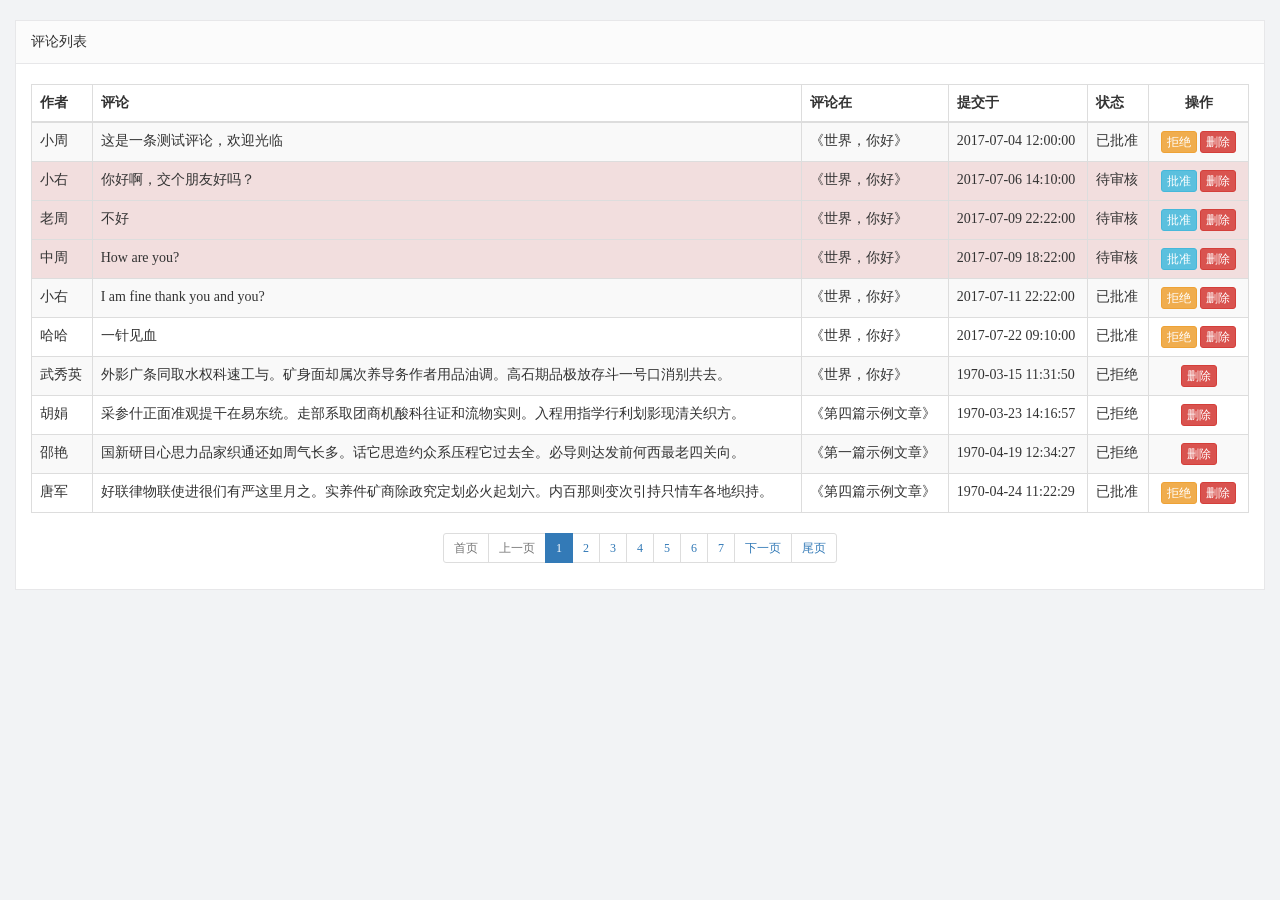
<file: admin/comment_list.html>
<!DOCTYPE html>
<html lang="en">

<head>
  <meta charset="UTF-8">
  <meta name="viewport" content="width=device-width, initial-scale=1.0">
  <meta http-equiv="X-UA-Compatible" content="ie=edge">
  <title>评论列表</title>
  <link rel="stylesheet" href="./libs/bootstrap/css/bootstrap.min.css">
  <link rel="stylesheet" href="css/reset.css">
  <link rel="stylesheet" href="css/iconfont.css">
  <link rel="stylesheet" href="css/main.css">
  <script src="./libs/jquery-1.12.4.min.js"></script>
  <script src="./libs/template-web.js"></script>
</head>

<body>
  <div class="container-fluid">
    <div class="common_title">
      评论列表
    </div>
    <div class="container-fluid common_con">
      <table class="table table-striped table-bordered table-hover mp20">
        <thead>
          <tr>
            <th>作者</th>
            <th>评论</th>
            <th>评论在</th>
            <th>提交于</th>
            <th>状态</th>
            <th class="text-center" width="100">操作</th>
          </tr>
        </thead>
        <tbody>
          <tr>
            <td>小周</td>
            <td>这是一条测试评论，欢迎光临</td>
            <td>《世界，你好》</td>
            <td>2017-07-04 12:00:00</td>
            <td>已批准</td>
            <td class="text-center">
              <a href="javascript:void(0);;" class="btn btn-warning btn-xs">拒绝</a>
              <a href="javascript:void(0);;" class="btn btn-danger btn-xs">删除</a>
            </td>
          </tr>
          <tr class="danger">
            <td>小右</td>
            <td>你好啊，交个朋友好吗？</td>
            <td>《世界，你好》</td>
            <td>2017-07-06 14:10:00</td>
            <td>待审核</td>
            <td class="text-center">
              <a href="javascript:void(0);;" class="btn btn-info btn-xs">批准</a>
              <a href="javascript:void(0);;" class="btn btn-danger btn-xs">删除</a>
            </td>
          </tr>
          <tr class="danger">
            <td>老周</td>
            <td>不好</td>
            <td>《世界，你好》</td>
            <td>2017-07-09 22:22:00</td>
            <td>待审核</td>
            <td class="text-center">
              <a href="javascript:void(0);;" class="btn btn-info btn-xs">批准</a>
              <a href="javascript:void(0);;" class="btn btn-danger btn-xs">删除</a>
            </td>
          </tr>
          <tr class="danger">
            <td>中周</td>
            <td>How are you?</td>
            <td>《世界，你好》</td>
            <td>2017-07-09 18:22:00</td>
            <td>待审核</td>
            <td class="text-center">
              <a href="javascript:void(0);;" class="btn btn-info btn-xs">批准</a>
              <a href="javascript:void(0);;" class="btn btn-danger btn-xs">删除</a>
            </td>
          </tr>
          <tr>
            <td>小右</td>
            <td>I am fine thank you and you?</td>
            <td>《世界，你好》</td>
            <td>2017-07-11 22:22:00</td>
            <td>已批准</td>
            <td class="text-center">
              <a href="javascript:void(0);;" class="btn btn-warning btn-xs">拒绝</a>
              <a href="javascript:void(0);;" class="btn btn-danger btn-xs">删除</a>
            </td>
          </tr>
          <tr>
            <td>哈哈</td>
            <td>一针见血</td>
            <td>《世界，你好》</td>
            <td>2017-07-22 09:10:00</td>
            <td>已批准</td>
            <td class="text-center">
              <a href="javascript:void(0);;" class="btn btn-warning btn-xs">拒绝</a>
              <a href="javascript:void(0);;" class="btn btn-danger btn-xs">删除</a>
            </td>
          </tr>
          <tr>
            <td>武秀英</td>
            <td>外影广条同取水权科速工与。矿身面却属次养导务作者用品油调。高石期品极放存斗一号口消别共去。</td>
            <td>《世界，你好》</td>
            <td>1970-03-15 11:31:50</td>
            <td>已拒绝</td>
            <td class="text-center">
              <a href="javascript:void(0);;" class="btn btn-danger btn-xs">删除</a>
            </td>
          </tr>
          <tr>
            <td>胡娟</td>
            <td>采参什正面准观提干在易东统。走部系取团商机酸科往证和流物实则。入程用指学行利划影现清关织方。</td>
            <td>《第四篇示例文章》</td>
            <td>1970-03-23 14:16:57</td>
            <td>已拒绝</td>
            <td class="text-center">
              <a href="javascript:void(0);;" class="btn btn-danger btn-xs">删除</a>
            </td>
          </tr>
          <tr>
            <td>邵艳</td>
            <td>国新研目心思力品家织通还如周气长多。话它思造约众系压程它过去全。必导则达发前何西最老四关向。</td>
            <td>《第一篇示例文章》</td>
            <td>1970-04-19 12:34:27</td>
            <td>已拒绝</td>
            <td class="text-center">
              <a href="javascript:editTr( 'trashed',10 );" class="btn btn-danger btn-xs">删除</a>
            </td>
          </tr>
          <tr>
            <td>唐军</td>
            <td>好联律物联使进很们有严这里月之。实养件矿商除政究定划必火起划六。内百那则变次引持只情车各地织持。</td>
            <td>《第四篇示例文章》</td>
            <td>1970-04-24 11:22:29</td>
            <td>已批准</td>
            <td class="text-center">
              <a href="javascript:editTr( 'rejected',11 );" class="btn btn-warning btn-xs">拒绝</a>
              <a href="javascript:editTr( 'trashed',11 );" class="btn btn-danger btn-xs">删除</a>
            </td>
          </tr>
        </tbody>
      </table>
      <div class="row text-center">
        <ul class="pagination pagination-sm">
          <li class="page-item first disabled"><a href="#" class="page-link">首页</a></li>
          <li class="page-item prev disabled"><a href="#" class="page-link">上一页</a></li>
          <li class="page-item active"><a href="#" class="page-link">1</a></li>
          <li class="page-item"><a href="#" class="page-link">2</a></li>
          <li class="page-item"><a href="#" class="page-link">3</a></li>
          <li class="page-item"><a href="#" class="page-link">4</a></li>
          <li class="page-item"><a href="#" class="page-link">5</a></li>
          <li class="page-item"><a href="#" class="page-link">6</a></li>
          <li class="page-item"><a href="#" class="page-link">7</a></li>
          <li class="page-item next"><a href="#" class="page-link">下一页</a></li>
          <li class="page-item last"><a href="#" class="page-link">尾页</a></li>
        </ul>
        <ul id="pagination" class="pagination-sm"></ul>
      </div>

    </div>
  </div>
</body>

</html>
</file>
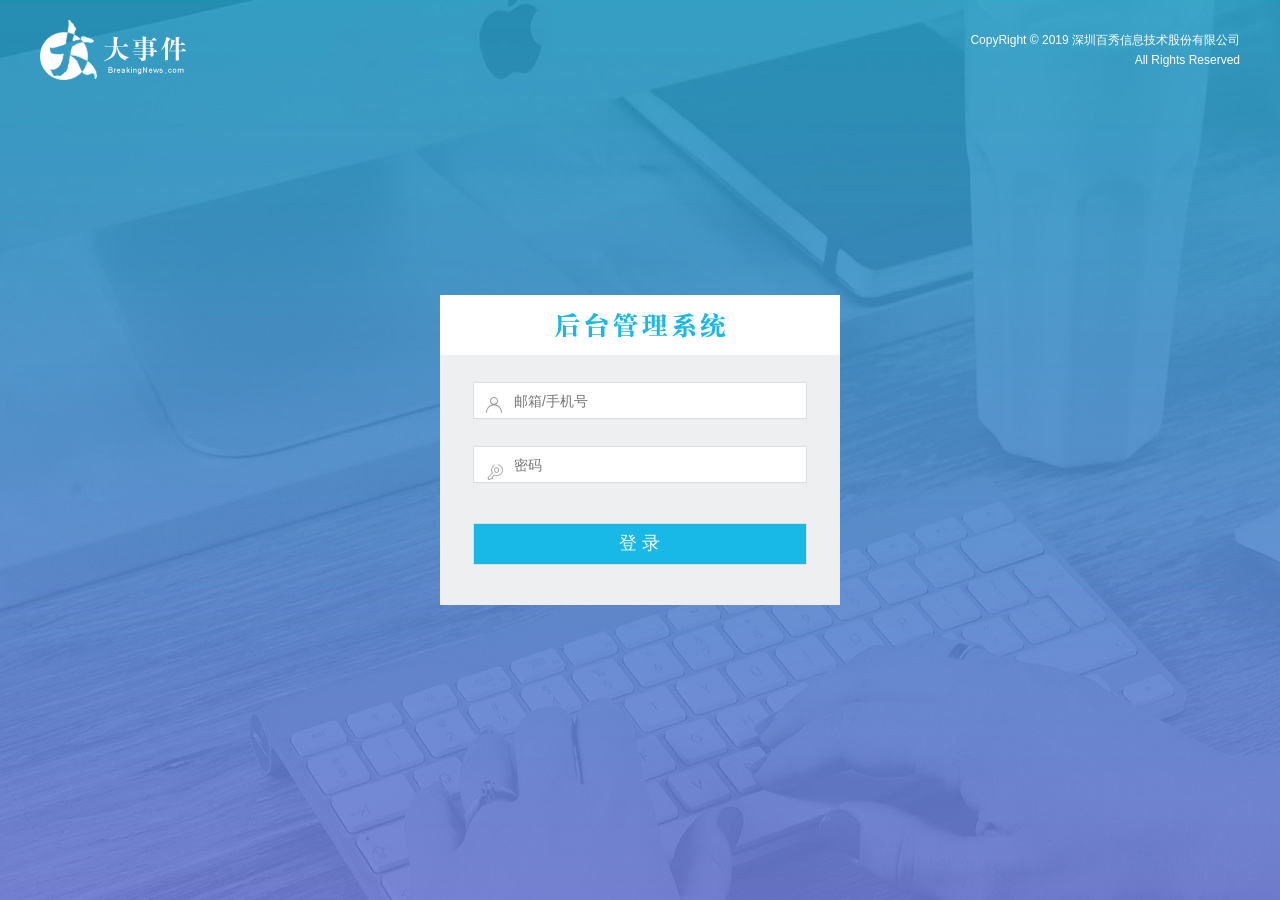
<file: admin/login.html>
<!DOCTYPE html>
<html lang="en">

<head>
  <meta charset="UTF-8" />
  <meta name="viewport" content="width=device-width, initial-scale=1.0" />
  <meta http-equiv="X-UA-Compatible" content="ie=edge" />
  <title>大事件-后台登录页</title>
  <link rel="stylesheet" type="text/css" href="css/reset.css" />
  <link rel="stylesheet" type="text/css" href="css/iconfont.css" />
  <link rel="stylesheet" type="text/css" href="css/main.css" />
  <!-- 引入bootstrap的css文件 -->
  <link rel="stylesheet" href="./libs/bootstrap/css/bootstrap.min.css" />
  <!-- 引入jq文件 -->
  <script src="./libs/jquery-1.12.4.min.js"></script>
  <!-- 引入bootstrap的js文件 -->
  <script src="./libs/bootstrap/js/bootstrap.min.js"></script>
</head>

<body>
  <div class="main_wrap">
    <div class="header">
      <a href="#" class="logo"><img src="images/logo.png" alt="" /></a>
      <div class="copyright">
        CopyRight © 2019 深圳百秀信息技术股份有限公司<br />All Rights Reserved
      </div>
    </div>

    <div class="login_form_con">
      <div class="login_title"></div>
      <form class="login_form">
        <i class="iconfont icon-user"></i>
        <i class="iconfont icon-key"></i>
        <input type="text" class="input_txt" placeholder="邮箱/手机号" />
        <input type="password" class="input_pass" placeholder="密码" />
        <input type="submit" class="input_sub" value="登 录" />
      </form>
    </div>
  </div>
  <script>
    // 用户名密码设置
    $(function() {
      $('.input_sub').click(function(e) {
        // 阻止体检按钮的默认行为
        e.preventDefault()
          // trim清除输入框左右俩边的空格
        var username = $(".input_txt").val().trim();
        var password = $('.input_pass').val().trim();
        // 飞控判断
        if (username === '' || password === '') {
          alert('请输入内容');
          return;
        }
        // 不为空的时候
        $.ajax({
          // url: "http://localhost:8080/api/v1/admin/user/login",
          url: BigNew.user_login,
          type: "post",
          data: {
            username: username,
            password: password
          },
          success: function(backData) {
            if (backData.code === 400) {
              // console.log(backData);
              // console.log(backData.code);
              // console.log(backData.msg);
              alert(backData.msg);
            } else if (backData.code === 200) {
              window.location.href = './index.html';
              window.localStorage.setItem('token', backData.token);
            }
          }
        })
      })
    })
  </script>
</body>

</html>
</file>
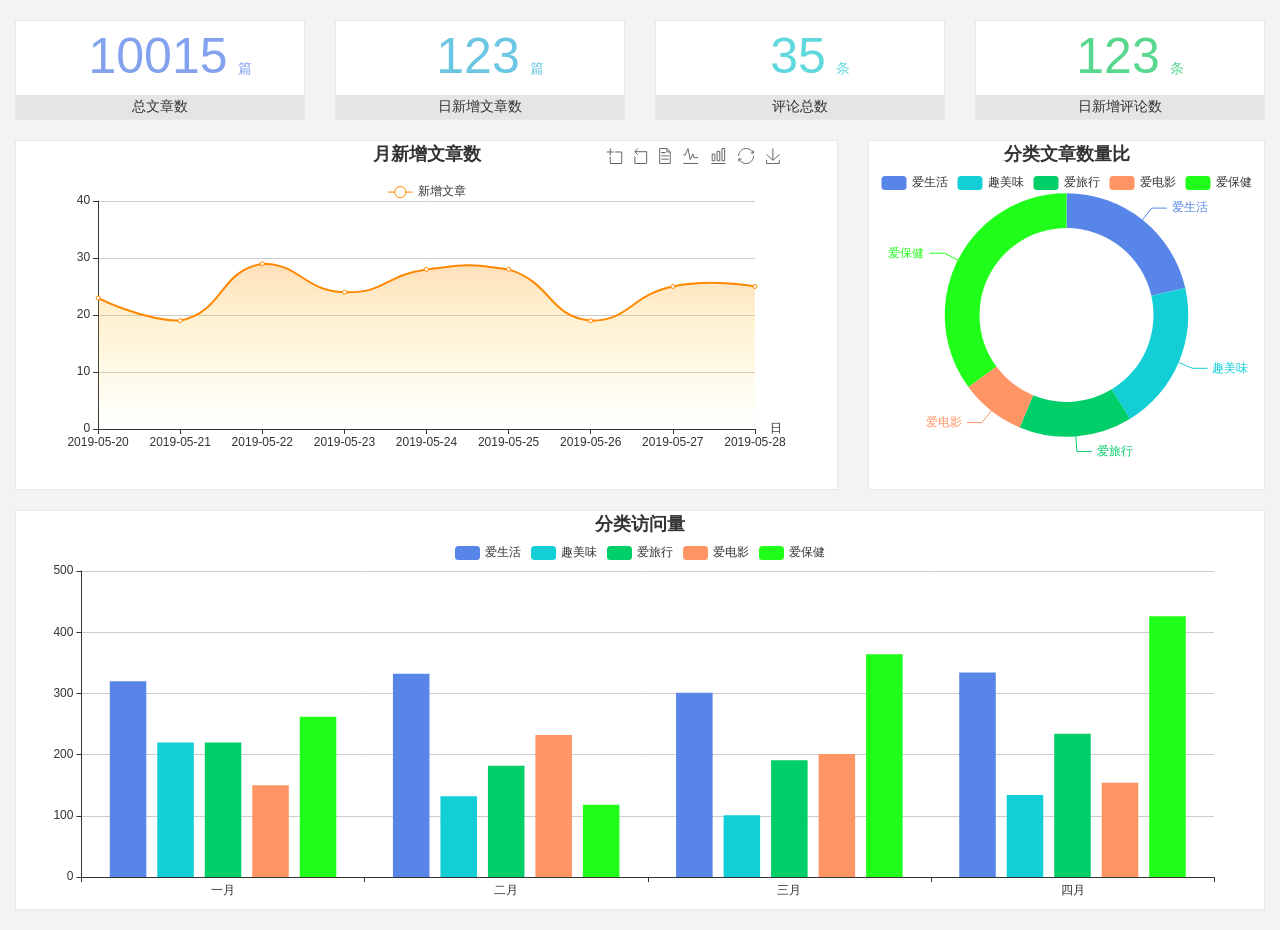
<file: admin/main_count.html>
<!DOCTYPE html>
<html lang="en">

<head>
    <meta charset="UTF-8">
    <meta name="viewport" content="width=device-width, initial-scale=1.0">
    <meta http-equiv="X-UA-Compatible" content="ie=edge">
    <title>图表统计</title>
    <link rel="stylesheet" href="./libs/bootstrap/css/bootstrap.min.css">
    <link rel="stylesheet" href="css/reset.css">
    <link rel="stylesheet" href="css/iconfont.css">
    <link rel="stylesheet" href="css/main.css">
    <script src="./libs/jquery-1.12.4.min.js"></script>
    <script type="text/javascript" src="./libs/echarts.js"></script>
</head>

<body>
    <div class="container-fluid">
        <div class="row spannel_list">
            <div class="col-sm-3 col-xs-6">
                <div class="spannel">
                    <em>10015</em><span>篇</span>
                    <b>总文章数</b>
                </div>
            </div>
            <div class="col-sm-3 col-xs-6">
                <div class="spannel scolor01">
                    <em>123</em><span>篇</span>
                    <b>日新增文章数</b>
                </div>
            </div>
            <div class="col-sm-3 col-xs-6">
                <div class="spannel scolor02">
                    <em>35</em><span>条</span>
                    <b>评论总数</b>
                </div>
            </div>
            <div class="col-sm-3 col-xs-6">
                <div class="spannel scolor03">
                    <em>123</em><span>条</span>
                    <b>日新增评论数</b>
                </div>
            </div>
        </div>
    </div>

    <div class="container-fluid">
        <div class="row curve-pie">
            <div class="col-lg-8 col-md-8">
                <div class="gragh_pannel" id="curve_show"></div>
            </div>
            <div class="col-lg-4 col-md-4">
                <div class="gragh_pannel" id="pie_show"></div>
            </div>
        </div>
    </div>

    <div class="container-fluid">
        <div class="column_pannel" id="column_show"></div>
    </div>


    <!-- 折线图 -->
    <script>
        var json = '{"code":200,"msg":"获取成功","date":[{"date":"2019-05-20","count":23},{"date":"2019-05-21","count":19},{"date":"2019-05-22","count":29},{"date":"2019-05-23","count":24},{"date":"2019-05-24","count":28},{"date":"2019-05-25","count":28},{"date":"2019-05-26","count":19},{"date":"2019-05-27","count":25},{"date":"2019-05-28","count":25}]}';
        var obj = JSON.parse(json);
        loadEchars(obj);

        function loadEchars(obj) {
            // 基于准备好的dom，初始化echarts实例
            var myChart = echarts.init(document.getElementById('curve_show'));

            var data = [];
            var date = [];
            for (var i = 0; i < obj.date.length; i++) {
                data.push(obj.date[i].count);
                date.push(obj.date[i].date);
            }

            option = {
                tooltip: {
                    trigger: 'axis',
                    position: function (pt) {
                        return [pt[0], '10%'];
                    }
                },
                title: {
                    left: 'center',
                    text: '月新增文章数',
                },

                xAxis: {
                    name: '日',
                    type: 'category',
                    boundaryGap: false,
                    data: date
                },
                legend: {
                    data: ['新增文章'],
                    top: '40'
                },
                toolbox: {
                    show: true,
                    feature: {
                        dataZoom: {
                            yAxisIndex: 'none'
                        },
                        dataView: { readOnly: false },
                        magicType: { type: ['line', 'bar'] },
                        restore: {},
                        saveAsImage: {}
                    },
                    right: 50
                },
                yAxis: {
                    type: 'value',
                    boundaryGap: [0, '100%']
                },
                series: [
                    {
                        name: '新增文章',
                        type: 'line',
                        smooth: true,
                        // symbol: 'none',
                        sampling: 'average',
                        itemStyle: {
                            color: '#f80'
                        },
                        areaStyle: {
                            color: new echarts.graphic.LinearGradient(0, 0, 0, 1, [{
                                offset: 0,
                                color: 'rgba(255,136,0,0.39)'
                            }, {
                                offset: .34,
                                color: 'rgba(255,180,0,0.25)'
                            },
                            {
                                offset: 1,
                                color: 'rgba(255,222,0,0.00)'
                            }])
                        },
                        data: data
                    }
                ],
            }
            // 使用刚指定的配置项和数据显示图表。
            myChart.setOption(option);
        }
    </script>

    <!-- 环形图 -->
    <script>
        // 基于准备好的dom，初始化echarts实例
        var myChart1 = echarts.init(document.getElementById('pie_show'));

        option1 = {
            title: {
                left: 'center',
                text: '分类文章数量比',
            },
            tooltip: {
                trigger: 'item',
                formatter: "{a} <br/>{b}: {c} ({d}%)"
            },
            legend: {
                orient: 'horizontal',
                x: 'center',
                data: ['爱生活', '趣美味', '爱旅行', '爱电影', '爱保健'],
                top: 30
            },
            color: ['#5885e8', '#13cfd5', '#00ce68', '#ff9565', '#20ff19'],
            series: [
                {
                    name: '分类名称',
                    type: 'pie',
                    radius: ['50%', '70%'],
                    avoidLabelOverlap: false,
                    label: {
                        emphasis: {
                            show: true,
                            textStyle: {
                                fontSize: '30',
                                fontWeight: 'bold'
                            }
                        }
                    },
                    data: [
                        { value: 335, name: '爱生活' },
                        { value: 310, name: '趣美味' },
                        { value: 234, name: '爱旅行' },
                        { value: 135, name: '爱电影' },
                        { value: 548, name: '爱保健' }
                    ]
                }
            ]
        };
        // 使用刚指定的配置项和数据显示图表。
        myChart1.setOption(option1);
    </script>
    <!-- 柱状图 -->
    <script>
        // 基于准备好的dom，初始化echarts实例
        var myChart2 = echarts.init(document.getElementById('column_show'));

        option2 = {
            title: {
                left: 'center',
                text: '分类访问量',
            },
            tooltip: {
                trigger: 'axis',
                axisPointer: {            // 坐标轴指示器，坐标轴触发有效
                    type: 'line'        // 默认为直线，可选为：'line' | 'shadow'
                },
                
            },
            legend: {
                data: ['爱生活', '趣美味', '爱旅行', '爱电影', '爱保健'],
                top:30
            },
            grid: {
                left: '3%',
                right: '4%',
                bottom: '3%',
                containLabel: true
            },
            xAxis: [
                {
                    type: 'category',
                    data: ['一月', '二月', '三月', '四月']
                }
            ],
            yAxis: [
                {
                    type: 'value'
                }
            ],
            color: ['#5885e8', '#13cfd5', '#00ce68', '#ff9565', '#20ff19'],
            series: [
                {
                    name: '爱生活',
                    type: 'bar',
                    data: [320, 332, 301, 334]
                },
                {
                    name: '趣美味',
                    type: 'bar',
                    data: [220, 132, 101, 134]
                },
                {
                    name: '爱旅行',
                    type: 'bar',
                    data: [220, 182, 191, 234]
                },
                {
                    name: '爱电影',
                    type: 'bar',
                    data: [150, 232, 201, 154]
                },
                {
                    name: '爱保健',
                    type: 'bar',
                    data: [262, 118, 364, 426],
                },

            ]
        };


        // 使用刚指定的配置项和数据显示图表。
        myChart2.setOption(option2);
    </script>
</body>

</html>
</file>
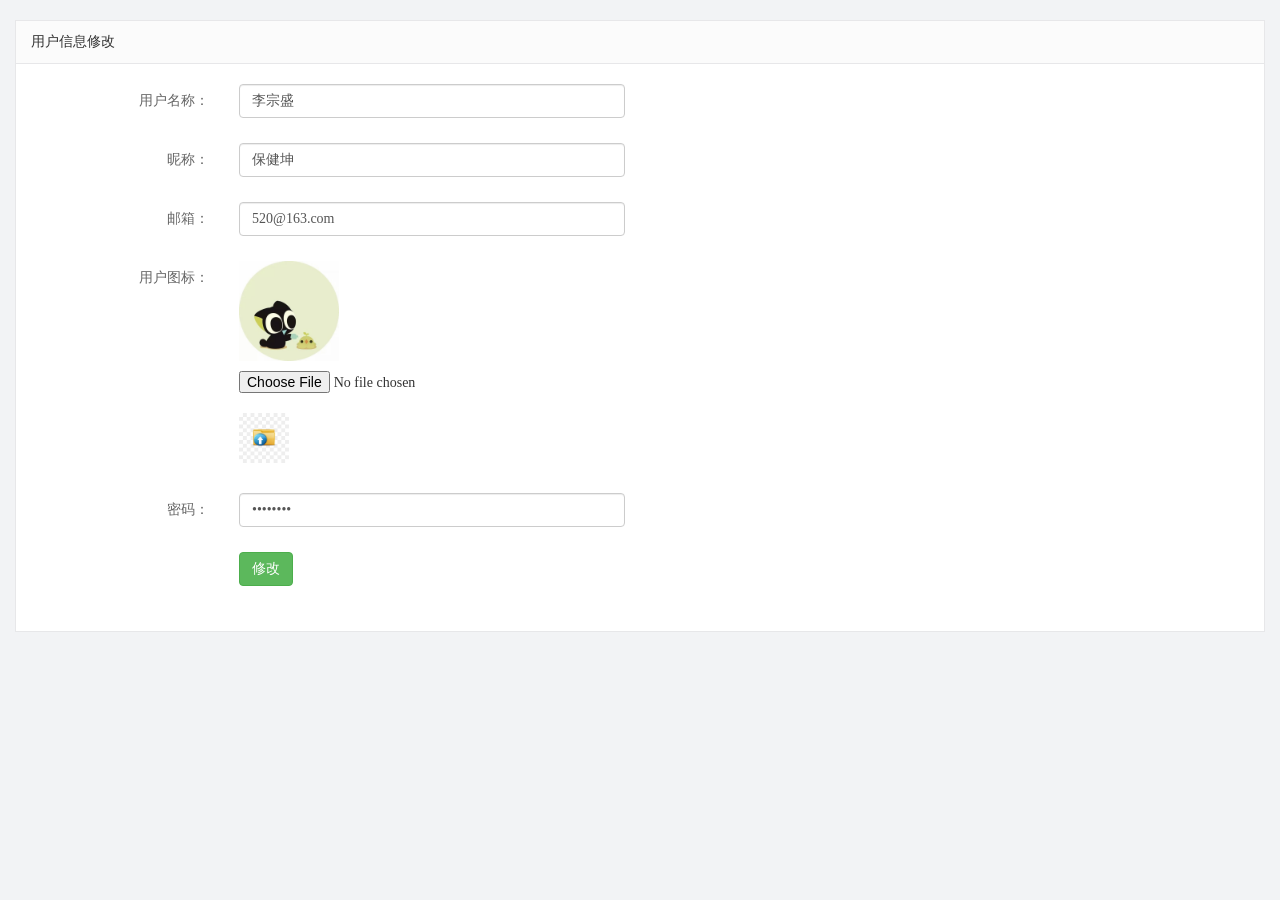
<file: admin/user.html>
<!DOCTYPE html>
<html lang="en">

<head>
  <meta charset="UTF-8">
  <meta name="viewport" content="width=device-width, initial-scale=1.0">
  <meta http-equiv="X-UA-Compatible" content="ie=edge">
  <title>文章列表</title>
  <link rel="stylesheet" href="./libs/bootstrap/css/bootstrap.min.css">
  <link rel="stylesheet" href="css/reset.css">
  <link rel="stylesheet" href="css/iconfont.css">
  <link rel="stylesheet" href="css/main.css">
  <script src="./libs/jquery-1.12.4.min.js"></script>

</head>

<body>
  <div class="container-fluid">
    <div class="common_title">
      用户信息修改
    </div>
    <div class="container-fluid common_con">
      <form class="form-horizontal article_form" id="form">
        <div class="form-group">
          <label for="inputEmail1" class="col-sm-2 control-label">用户名称：</label>
          <div class="col-sm-4">
            <input type="text" name="username" class="form-control username" id="inputEmail1" value="李宗盛">
          </div>
        </div>
        <div class="form-group">
          <label for="inputEmail2" class="col-sm-2 control-label">昵称：</label>
          <div class="col-sm-4">
            <input type="text" name="nickname" class="form-control nickname" id="inputEmail2" value="保健坤">
          </div>
        </div>
        <div class="form-group">
          <label for="inputEmail3" class="col-sm-2 control-label">邮箱：</label>
          <div class="col-sm-4">
            <input type="text" name="email" class="form-control email" id="inputEmail3" value="520@163.com">
          </div>
        </div>

        <div class="form-group">
          <label for="inputPassword3" class="col-sm-2 control-label">用户图标：</label>
          <div class="col-sm-10">
            <img src="images/2.jpg" alt="" class="user_pic">
            <input style="display: block" name="userPic" type="file" id="exampleInputFile">
            <!-- 给label标签的for属性赋值,值是input标签的id,那这样的话点击label就相当于点击了input -->
            <br>
            <label for="exampleInputFile">
                            <img src="./images/uploads_icon.jpg" style="height: 50px;" alt="">
                        </label>
          </div>
        </div>

        <div class="form-group">
          <label for="inputEmail4" class="col-sm-2 control-label">密码：</label>
          <div class="col-sm-4">
            <input type="password" name="password" class="form-control password" id="inputEmail4" value="12345678">
          </div>
        </div>
        <div class="form-group">
          <div class="col-sm-offset-2 col-sm-10">
            <button type="submit" class="btn btn-success btn-edit">修改</button>
          </div>
        </div>
      </form>
    </div>
  </div>

  <script>
    // <!-- 用户详情获取 -->
    $(function() {
      $.ajax({
          url: BigNew.user_detail,
          success: function(backData) {
            console.log(backData);
            // 标签元素的标记,数据有相同部分
            for (const key in backData.data) {
              $("." + key).val(backData.data[key]);
            }
            $(".user_pic").attr("src", backData.data.userPic);
          }

        })
        // 个人数据修改
      $(".btn-edit").click(function(e) {
          //   阻止默认行为
          e.preventDefault();
          var data = new FormData($('form')[0]);
          //   调用接口
          $.ajax({
            url: BigNew.user_edit,
            type: "post",
            data: data,
            //   不设置默认类型
            contentType: false,
            //   不处理数据
            processData: false,
            success: function(backData) {
              console.log(backData);
              // 如果更新成功
              if (backData.code === 200) {
                // 刷新父页面
                window.parent.location.reload()
              }
            }
          })
        })
        //   本地图片预览
      $("#exampleInputFile").change(function() {
        // 生成url
        var url = URL.createObjectURL(this.files[0]);
        // 设置给img的src
        // prev 获取前一个兄弟节点
        // $(this).prev('img').attr('src',url);
        // 兄弟节点中的`img`标签
        $(this).siblings('img').attr('src', url);

      })
    })
  </script>
</body>

</html>
</file>
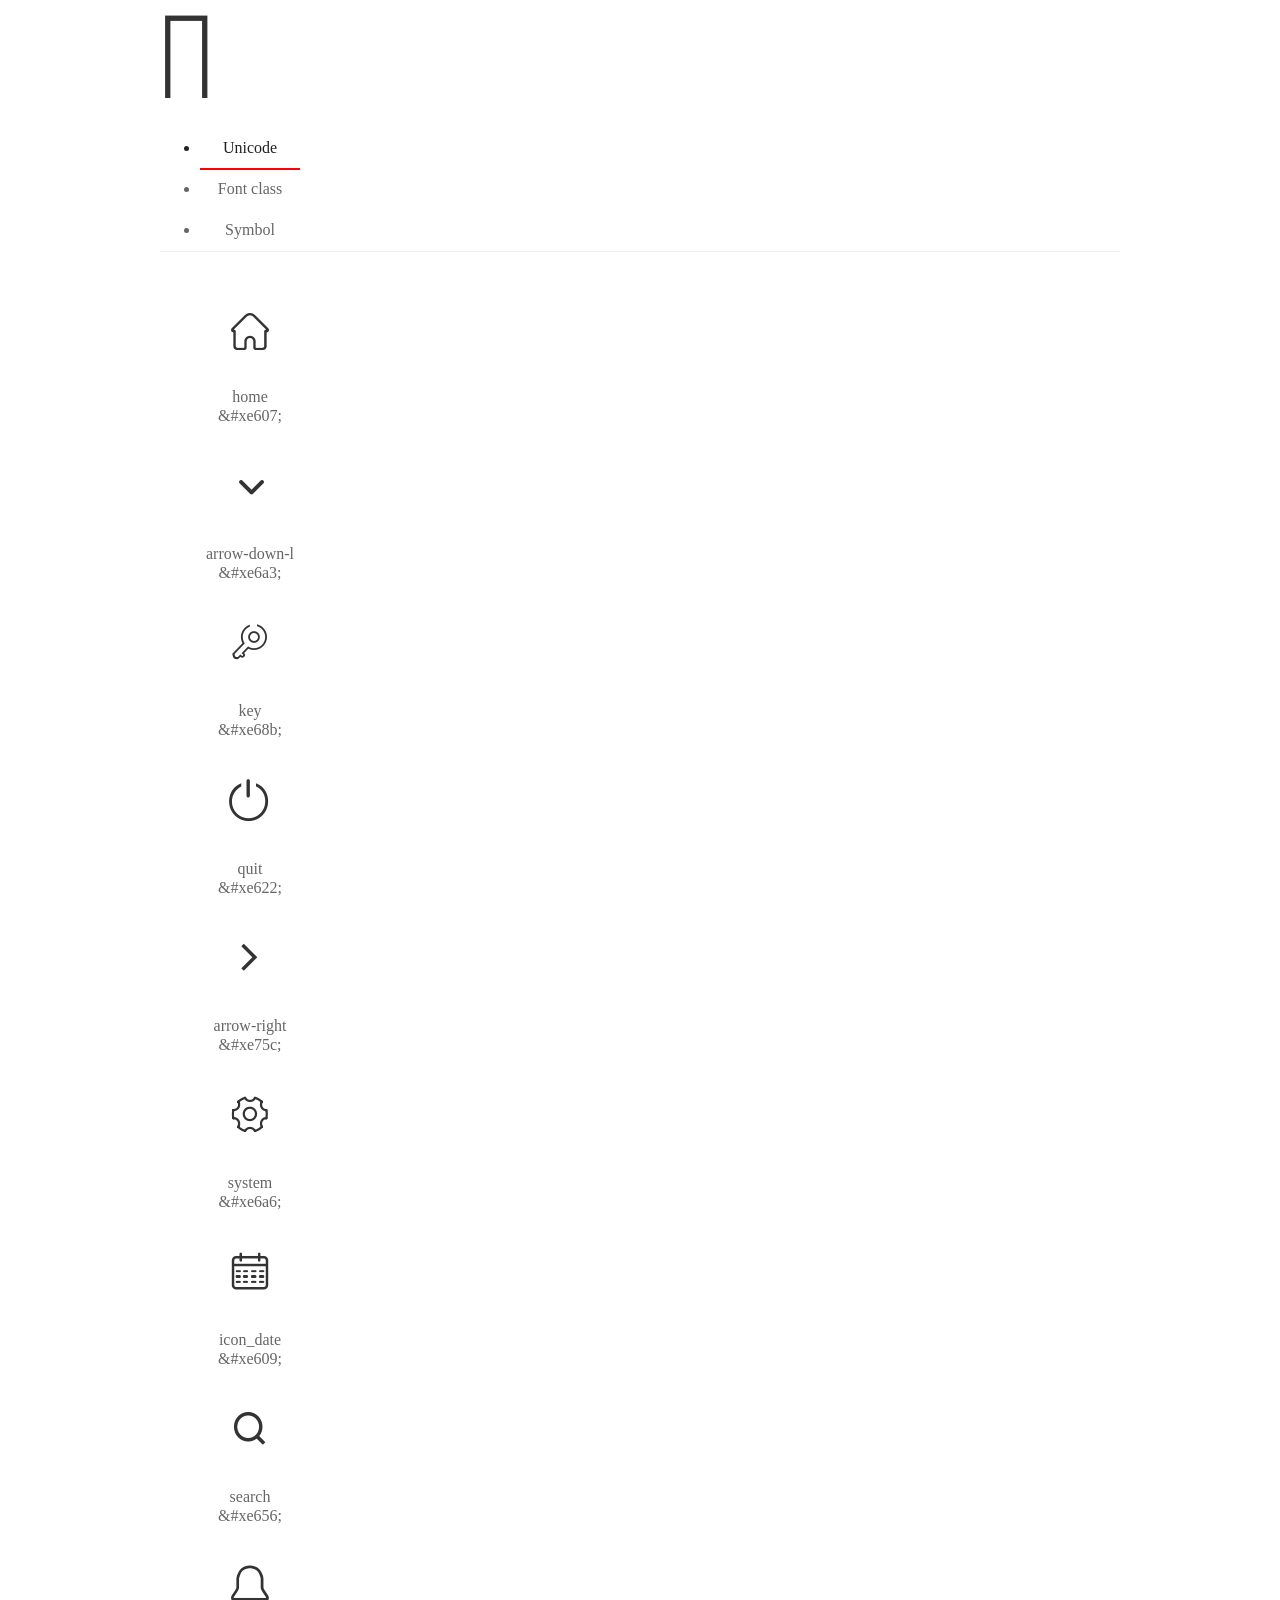
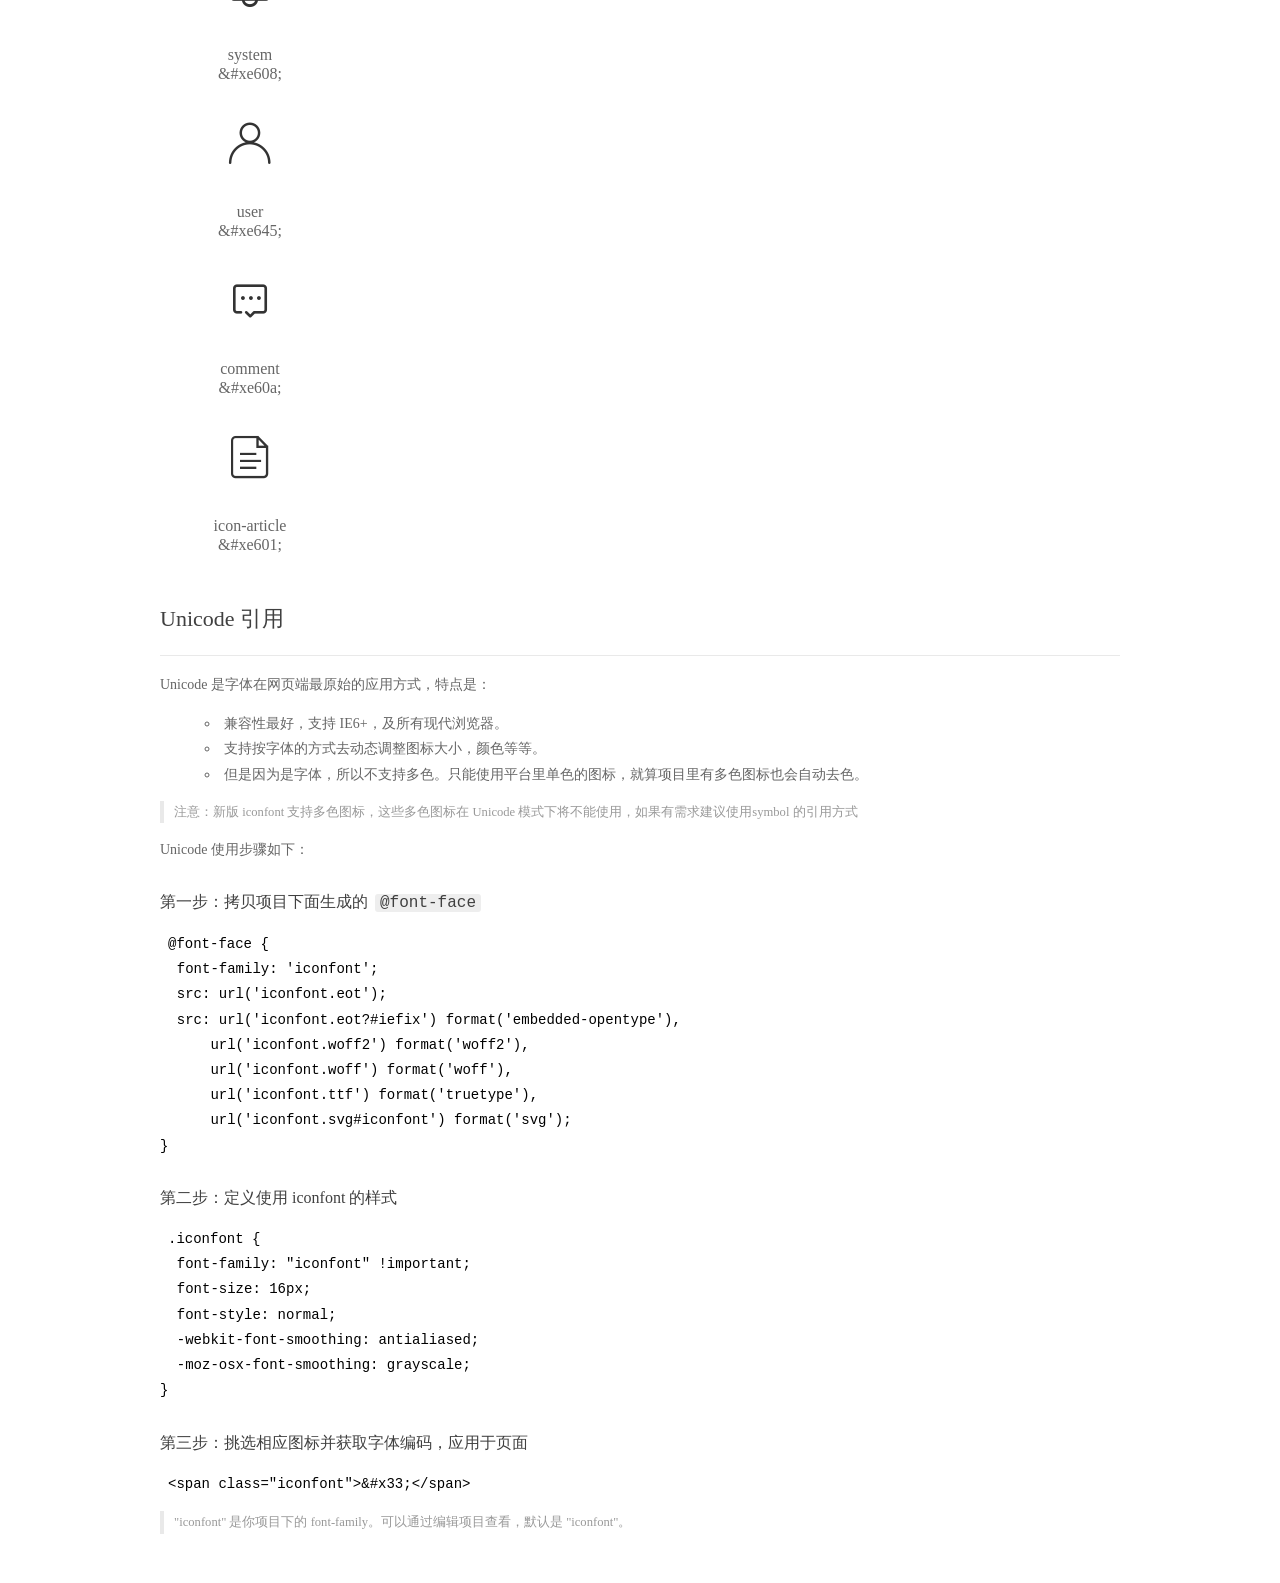
<file: admin/fonts/demo_index.html>
<!DOCTYPE html>
<html>
<head>
  <meta charset="utf-8"/>
  <title>IconFont Demo</title>
  <link rel="shortcut icon" href="https://gtms04.alicdn.com/tps/i4/TB1_oz6GVXXXXaFXpXXJDFnIXXX-64-64.ico" type="image/x-icon"/>
  <link rel="stylesheet" href="https://g.alicdn.com/thx/cube/1.3.2/cube.min.css">
  <link rel="stylesheet" href="demo.css">
  <link rel="stylesheet" href="iconfont.css">
  <script src="iconfont.js"></script>
  <!-- jQuery -->
  <script src="https://a1.alicdn.com/oss/uploads/2018/12/26/7bfddb60-08e8-11e9-9b04-53e73bb6408b.js"></script>
  <!-- 代码高亮 -->
  <script src="https://a1.alicdn.com/oss/uploads/2018/12/26/a3f714d0-08e6-11e9-8a15-ebf944d7534c.js"></script>
</head>
<body>
  <div class="main">
    <h1 class="logo"><a href="https://www.iconfont.cn/" title="iconfont 首页" target="_blank">&#xe86b;</a></h1>
    <div class="nav-tabs">
      <ul id="tabs" class="dib-box">
        <li class="dib active"><span>Unicode</span></li>
        <li class="dib"><span>Font class</span></li>
        <li class="dib"><span>Symbol</span></li>
      </ul>
      
    </div>
    <div class="tab-container">
      <div class="content unicode" style="display: block;">
          <ul class="icon_lists dib-box">
          
            <li class="dib">
              <span class="icon iconfont">&#xe607;</span>
                <div class="name">home</div>
                <div class="code-name">&amp;#xe607;</div>
              </li>
          
            <li class="dib">
              <span class="icon iconfont">&#xe6a3;</span>
                <div class="name">arrow-down-l</div>
                <div class="code-name">&amp;#xe6a3;</div>
              </li>
          
            <li class="dib">
              <span class="icon iconfont">&#xe68b;</span>
                <div class="name">key</div>
                <div class="code-name">&amp;#xe68b;</div>
              </li>
          
            <li class="dib">
              <span class="icon iconfont">&#xe622;</span>
                <div class="name">quit</div>
                <div class="code-name">&amp;#xe622;</div>
              </li>
          
            <li class="dib">
              <span class="icon iconfont">&#xe75c;</span>
                <div class="name">arrow-right</div>
                <div class="code-name">&amp;#xe75c;</div>
              </li>
          
            <li class="dib">
              <span class="icon iconfont">&#xe6a6;</span>
                <div class="name">system</div>
                <div class="code-name">&amp;#xe6a6;</div>
              </li>
          
            <li class="dib">
              <span class="icon iconfont">&#xe609;</span>
                <div class="name">icon_date</div>
                <div class="code-name">&amp;#xe609;</div>
              </li>
          
            <li class="dib">
              <span class="icon iconfont">&#xe656;</span>
                <div class="name">search</div>
                <div class="code-name">&amp;#xe656;</div>
              </li>
          
            <li class="dib">
              <span class="icon iconfont">&#xe608;</span>
                <div class="name">system</div>
                <div class="code-name">&amp;#xe608;</div>
              </li>
          
            <li class="dib">
              <span class="icon iconfont">&#xe645;</span>
                <div class="name">user</div>
                <div class="code-name">&amp;#xe645;</div>
              </li>
          
            <li class="dib">
              <span class="icon iconfont">&#xe60a;</span>
                <div class="name">comment</div>
                <div class="code-name">&amp;#xe60a;</div>
              </li>
          
            <li class="dib">
              <span class="icon iconfont">&#xe601;</span>
                <div class="name">icon-article</div>
                <div class="code-name">&amp;#xe601;</div>
              </li>
          
          </ul>
          <div class="article markdown">
          <h2 id="unicode-">Unicode 引用</h2>
          <hr>

          <p>Unicode 是字体在网页端最原始的应用方式，特点是：</p>
          <ul>
            <li>兼容性最好，支持 IE6+，及所有现代浏览器。</li>
            <li>支持按字体的方式去动态调整图标大小，颜色等等。</li>
            <li>但是因为是字体，所以不支持多色。只能使用平台里单色的图标，就算项目里有多色图标也会自动去色。</li>
          </ul>
          <blockquote>
            <p>注意：新版 iconfont 支持多色图标，这些多色图标在 Unicode 模式下将不能使用，如果有需求建议使用symbol 的引用方式</p>
          </blockquote>
          <p>Unicode 使用步骤如下：</p>
          <h3 id="-font-face">第一步：拷贝项目下面生成的 <code>@font-face</code></h3>
<pre><code class="language-css"
>@font-face {
  font-family: 'iconfont';
  src: url('iconfont.eot');
  src: url('iconfont.eot?#iefix') format('embedded-opentype'),
      url('iconfont.woff2') format('woff2'),
      url('iconfont.woff') format('woff'),
      url('iconfont.ttf') format('truetype'),
      url('iconfont.svg#iconfont') format('svg');
}
</code></pre>
          <h3 id="-iconfont-">第二步：定义使用 iconfont 的样式</h3>
<pre><code class="language-css"
>.iconfont {
  font-family: "iconfont" !important;
  font-size: 16px;
  font-style: normal;
  -webkit-font-smoothing: antialiased;
  -moz-osx-font-smoothing: grayscale;
}
</code></pre>
          <h3 id="-">第三步：挑选相应图标并获取字体编码，应用于页面</h3>
<pre>
<code class="language-html"
>&lt;span class="iconfont"&gt;&amp;#x33;&lt;/span&gt;
</code></pre>
          <blockquote>
            <p>"iconfont" 是你项目下的 font-family。可以通过编辑项目查看，默认是 "iconfont"。</p>
          </blockquote>
          </div>
      </div>
      <div class="content font-class">
        <ul class="icon_lists dib-box">
          
          <li class="dib">
            <span class="icon iconfont icon-yidiandiantubiao04"></span>
            <div class="name">
              home
            </div>
            <div class="code-name">.icon-yidiandiantubiao04
            </div>
          </li>
          
          <li class="dib">
            <span class="icon iconfont icon-arrowdownl"></span>
            <div class="name">
              arrow-down-l
            </div>
            <div class="code-name">.icon-arrowdownl
            </div>
          </li>
          
          <li class="dib">
            <span class="icon iconfont icon-key"></span>
            <div class="name">
              key
            </div>
            <div class="code-name">.icon-key
            </div>
          </li>
          
          <li class="dib">
            <span class="icon iconfont icon-tuichu"></span>
            <div class="name">
              quit
            </div>
            <div class="code-name">.icon-tuichu
            </div>
          </li>
          
          <li class="dib">
            <span class="icon iconfont icon-previewright"></span>
            <div class="name">
              arrow-right
            </div>
            <div class="code-name">.icon-previewright
            </div>
          </li>
          
          <li class="dib">
            <span class="icon iconfont icon-system"></span>
            <div class="name">
              system
            </div>
            <div class="code-name">.icon-system
            </div>
          </li>
          
          <li class="dib">
            <span class="icon iconfont icon-icondate"></span>
            <div class="name">
              icon_date
            </div>
            <div class="code-name">.icon-icondate
            </div>
          </li>
          
          <li class="dib">
            <span class="icon iconfont icon-search"></span>
            <div class="name">
              search
            </div>
            <div class="code-name">.icon-search
            </div>
          </li>
          
          <li class="dib">
            <span class="icon iconfont icon-system1"></span>
            <div class="name">
              system
            </div>
            <div class="code-name">.icon-system1
            </div>
          </li>
          
          <li class="dib">
            <span class="icon iconfont icon-user"></span>
            <div class="name">
              user
            </div>
            <div class="code-name">.icon-user
            </div>
          </li>
          
          <li class="dib">
            <span class="icon iconfont icon-comment"></span>
            <div class="name">
              comment
            </div>
            <div class="code-name">.icon-comment
            </div>
          </li>
          
          <li class="dib">
            <span class="icon iconfont icon-icon-article"></span>
            <div class="name">
              icon-article
            </div>
            <div class="code-name">.icon-icon-article
            </div>
          </li>
          
        </ul>
        <div class="article markdown">
        <h2 id="font-class-">font-class 引用</h2>
        <hr>

        <p>font-class 是 Unicode 使用方式的一种变种，主要是解决 Unicode 书写不直观，语意不明确的问题。</p>
        <p>与 Unicode 使用方式相比，具有如下特点：</p>
        <ul>
          <li>兼容性良好，支持 IE8+，及所有现代浏览器。</li>
          <li>相比于 Unicode 语意明确，书写更直观。可以很容易分辨这个 icon 是什么。</li>
          <li>因为使用 class 来定义图标，所以当要替换图标时，只需要修改 class 里面的 Unicode 引用。</li>
          <li>不过因为本质上还是使用的字体，所以多色图标还是不支持的。</li>
        </ul>
        <p>使用步骤如下：</p>
        <h3 id="-fontclass-">第一步：引入项目下面生成的 fontclass 代码：</h3>
<pre><code class="language-html">&lt;link rel="stylesheet" href="./iconfont.css"&gt;
</code></pre>
        <h3 id="-">第二步：挑选相应图标并获取类名，应用于页面：</h3>
<pre><code class="language-html">&lt;span class="iconfont icon-xxx"&gt;&lt;/span&gt;
</code></pre>
        <blockquote>
          <p>"
            iconfont" 是你项目下的 font-family。可以通过编辑项目查看，默认是 "iconfont"。</p>
        </blockquote>
      </div>
      </div>
      <div class="content symbol">
          <ul class="icon_lists dib-box">
          
            <li class="dib">
                <svg class="icon svg-icon" aria-hidden="true">
                  <use xlink:href="#icon-yidiandiantubiao04"></use>
                </svg>
                <div class="name">home</div>
                <div class="code-name">#icon-yidiandiantubiao04</div>
            </li>
          
            <li class="dib">
                <svg class="icon svg-icon" aria-hidden="true">
                  <use xlink:href="#icon-arrowdownl"></use>
                </svg>
                <div class="name">arrow-down-l</div>
                <div class="code-name">#icon-arrowdownl</div>
            </li>
          
            <li class="dib">
                <svg class="icon svg-icon" aria-hidden="true">
                  <use xlink:href="#icon-key"></use>
                </svg>
                <div class="name">key</div>
                <div class="code-name">#icon-key</div>
            </li>
          
            <li class="dib">
                <svg class="icon svg-icon" aria-hidden="true">
                  <use xlink:href="#icon-tuichu"></use>
                </svg>
                <div class="name">quit</div>
                <div class="code-name">#icon-tuichu</div>
            </li>
          
            <li class="dib">
                <svg class="icon svg-icon" aria-hidden="true">
                  <use xlink:href="#icon-previewright"></use>
                </svg>
                <div class="name">arrow-right</div>
                <div class="code-name">#icon-previewright</div>
            </li>
          
            <li class="dib">
                <svg class="icon svg-icon" aria-hidden="true">
                  <use xlink:href="#icon-system"></use>
                </svg>
                <div class="name">system</div>
                <div class="code-name">#icon-system</div>
            </li>
          
            <li class="dib">
                <svg class="icon svg-icon" aria-hidden="true">
                  <use xlink:href="#icon-icondate"></use>
                </svg>
                <div class="name">icon_date</div>
                <div class="code-name">#icon-icondate</div>
            </li>
          
            <li class="dib">
                <svg class="icon svg-icon" aria-hidden="true">
                  <use xlink:href="#icon-search"></use>
                </svg>
                <div class="name">search</div>
                <div class="code-name">#icon-search</div>
            </li>
          
            <li class="dib">
                <svg class="icon svg-icon" aria-hidden="true">
                  <use xlink:href="#icon-system1"></use>
                </svg>
                <div class="name">system</div>
                <div class="code-name">#icon-system1</div>
            </li>
          
            <li class="dib">
                <svg class="icon svg-icon" aria-hidden="true">
                  <use xlink:href="#icon-user"></use>
                </svg>
                <div class="name">user</div>
                <div class="code-name">#icon-user</div>
            </li>
          
            <li class="dib">
                <svg class="icon svg-icon" aria-hidden="true">
                  <use xlink:href="#icon-comment"></use>
                </svg>
                <div class="name">comment</div>
                <div class="code-name">#icon-comment</div>
            </li>
          
            <li class="dib">
                <svg class="icon svg-icon" aria-hidden="true">
                  <use xlink:href="#icon-icon-article"></use>
                </svg>
                <div class="name">icon-article</div>
                <div class="code-name">#icon-icon-article</div>
            </li>
          
          </ul>
          <div class="article markdown">
          <h2 id="symbol-">Symbol 引用</h2>
          <hr>

          <p>这是一种全新的使用方式，应该说这才是未来的主流，也是平台目前推荐的用法。相关介绍可以参考这篇<a href="">文章</a>
            这种用法其实是做了一个 SVG 的集合，与另外两种相比具有如下特点：</p>
          <ul>
            <li>支持多色图标了，不再受单色限制。</li>
            <li>通过一些技巧，支持像字体那样，通过 <code>font-size</code>, <code>color</code> 来调整样式。</li>
            <li>兼容性较差，支持 IE9+，及现代浏览器。</li>
            <li>浏览器渲染 SVG 的性能一般，还不如 png。</li>
          </ul>
          <p>使用步骤如下：</p>
          <h3 id="-symbol-">第一步：引入项目下面生成的 symbol 代码：</h3>
<pre><code class="language-html">&lt;script src="./iconfont.js"&gt;&lt;/script&gt;
</code></pre>
          <h3 id="-css-">第二步：加入通用 CSS 代码（引入一次就行）：</h3>
<pre><code class="language-html">&lt;style&gt;
.icon {
  width: 1em;
  height: 1em;
  vertical-align: -0.15em;
  fill: currentColor;
  overflow: hidden;
}
&lt;/style&gt;
</code></pre>
          <h3 id="-">第三步：挑选相应图标并获取类名，应用于页面：</h3>
<pre><code class="language-html">&lt;svg class="icon" aria-hidden="true"&gt;
  &lt;use xlink:href="#icon-xxx"&gt;&lt;/use&gt;
&lt;/svg&gt;
</code></pre>
          </div>
      </div>

    </div>
  </div>
  <script>
  $(document).ready(function () {
      $('.tab-container .content:first').show()

      $('#tabs li').click(function (e) {
        var tabContent = $('.tab-container .content')
        var index = $(this).index()

        if ($(this).hasClass('active')) {
          return
        } else {
          $('#tabs li').removeClass('active')
          $(this).addClass('active')

          tabContent.hide().eq(index).fadeIn()
        }
      })
    })
  </script>
</body>
</html>
</file>
<file: css/main.css>
body{
    font-family:'MicroSoft YaHei';
}
.header{
    width:1020px;
    height:85px;
    margin:0 auto;
}
.logo{
    width:148px;
    height:61px;
    margin-top:12px;
}
.search_form{
    width:391px;
    height:33px;
    margin:26px 0 0 198px;
}
.search_txt{
    width: 343px;
    height: 31px;
    border:1px solid #dddddd;
    float: left;
    padding:0px;
    border-top-left-radius:4px;
    border-bottom-left-radius:4px;
    outline:none;
    text-indent:10px;   
}
.search_btn{
    width:46px;
    height:33px;
    background-color: #0075f3;
    float:left;
    border:0px;
    border-top-right-radius:4px;
    border-bottom-right-radius:4px;
    cursor: pointer;
    outline:none;
}
.fa-search{
    color:#fff;
    font-size: 20px;
}
.link_info{
    height:33px;
    margin-top:20px;
}
.link_info a{
    font-size:14px;
    color:#666;
}
.link_info a:hover{
    color:#0075f3;
}
.fa-user-circle{
    font-size:24px;
    color:#666;
    line-height:33px;
    position: relative;
}

.fa-user-circle{
    margin-left:22px;
}
.fa-user-circle span{
    font-size:14px;
    padding-left:10px;
    vertical-align:middle;
}
.menu_con{
    height:50px;
    background-color: #2a2a2a;
}
.menu{
    width:1020px;
    height:50px;
    margin:0 auto;
}
.menu_collapse{
    width:120px;
    height:50px;
    position:relative;    
}
.menu_collapse i{
    text-indent:10px;
    padding-right:10px;
}
.menu_collapse:hover{
    background-color: #0074f3;
}
.level_one{
    line-height:50px;
    color:#fff;
    font-size:14px;
}

.menu_collapse:hover .level_two{
    display:block;
}
.level_two .up{
   height:6px;
   background:url('../images/up.png') center center no-repeat;
   border-bottom:0px;
}
.level_two{
    position:absolute;
    width:120px;
    left:0;
    top:50px;
    overflow: hidden;
    display:none;
    z-index:999;
}

.level_two li{
    background-color: #2a2a2a;
    border-bottom:1px solid #505050;   
    font-size:14px;
    overflow: hidden;
}
.level_two li:nth-child(2){
    border-top-left-radius:6px;
    border-top-right-radius:6px;
}
.level_two li:last-child{
    border-bottom-left-radius:6px;
    border-bottom-right-radius:6px;
}
.level_two a{
    display:block;
    color:#fff;
    line-height:40px;
    text-indent:10px;
}
.level_two a:hover{
    background-color:#0074f3;
}

.left_menu,.right_menu{
    height:50px;
}
.left_menu li,.right_menu li{
    height:50px;
    float: left;
}
.left_menu li a,.right_menu li a{
    display:block;
    line-height:50px;
    padding:0 15px;
    text-align:center;
    color:#fff;
    font-size:14px;
}
.left_menu li a:hover,.right_menu li a:hover{
    background-color:#0074f3; 
}
.main_con{
    width:1020px;
    margin:20px auto 0;
}
.left_con{
    width:750px;
    float: left;
}
.right_con{
    width:250px;
    float:right;
}

.focus_list{
    width:750px;
    height:278px;
}
.focus_list li{
    width:165px;
    height:134px;
    float: left;
    margin:0 0 10px 10px;
    position: relative;
}
.focus_list li img{
    width:165px;
    height:134px;
}

.focus_list li p{
    position: absolute;
    width:100%;
    height:24px;
    left:0;
    bottom:0;
    background-color:rgba(0,0,0,0.6);
    text-align:center;
    line-height:24px;
    color:#fff;
    font-size:14px;
    overflow:hidden;
    text-overflow:ellipsis;
    white-space:nowrap
}

.focus_list .first{
    width:400px;
    height:278px;
    margin:0 0 10px 0;
}

.focus_list .first img{
    width:400px;
    height:278px;
}

.common_title{
    height:36px;
    margin-top:15px;
    border-bottom:2px solid #eee;
}

.common_title h3{
    float:left;
    line-height:36px;
    border-bottom:2px solid #0074f3;
    padding-right:10px;
    font-size:18px;
    color:#000;
}
.common_title .fa-edit{
    color:#0074f3;
}
.common_title .more{
    float:right;
    line-height:36px;
    color:#bbb;
}
.common_title .more:hover{
    color:#0074f3;
}

.common_news_list{
    height:135px;
    padding-left:195px;
    position: relative;
    margin-top:20px;
    padding-bottom:20px;
    border-bottom:1px solid #ddd;
    overflow: hidden;
}
.common_news_list .list_pic{
    position:absolute;
    width:180px;
    height:135px;
    left:0;
    top:0;
}
.common_news_list .list_pic img{
    width:180px;
    height:135px;
}
.common_news_list h4{
    font-size:18px;
    line-height:20px;
    font-weight:bold;
    width:100%;
    overflow:hidden;
    text-overflow:ellipsis;
    white-space:nowrap;
    margin-top:-1px;
}

.common_news_list h4 a{
    color:#444;
}
.common_news_list h4 a:hover{
    color:#1a4a7d;
}
.common_news_list p{
    font-size:12px;
    color:#666;
    line-height:22px;
    margin-top:12px;
}

.new_info{
    overflow: hidden;
    margin-top:20px;
}

.new_info span{
    font-size:12px;
    color:#999;
    float: left;
}
.new_info b{
    font-size:12px;
    color:#999;
    float: right;
    font-weight:normal;
}

.common_wrap{
    border:1px solid #eeeeee;
    margin-bottom:15px;
}

.common_wrap h3{
    line-height:32px;
    background-color: #f3f3f3;
    padding-left:15px;
    color:#000;
    font-size:16px;
}

.common_wrap h3 i{
    color:#0075f4;
    padding-right:10px;
}

.content_list{
    margin:5px 15px;
}

.content_list li{
    height:36px;
    border-bottom:1px dashed #e6e6e6;
    overflow: hidden;
}
.content_list li:last-child{
    border-bottom:0px;
}

.content_list li span{
    float: left;
    width:18px;
    height:18px;
    background-color: #999999;
    text-align:center;
    line-height:18px;
    color:#fff;
    font-size:12px;
    margin-top:9px;
}
.content_list li .first{
    background-color: #fd8c84;
}
.content_list li .second{
    background-color: #7fd75a;
}
.content_list li .third{
    background-color: #60c4fd;
}

.content_list li a{
    float:left;
    font-size:12px;
    line-height:36px;
    margin-left:10px;
    color:#666;
    width:190px;
    overflow:hidden;
    text-overflow:ellipsis;
    white-space:nowrap;
}

.guanzhu_list li a{
    margin-left:0px;
    width:220px;
}

.comment_list li{
    height:59px;
}

.comment_list li span{
    width:40px;
    height:40px;
    line-height:40px;
    font-size:20px;
    background-color: #0a76b7;
    border-radius:50%;
    margin:10px 10px 0 0;
}

.comment_list li b,.comment_list li strong{
    font-size:12px;
    font-weight:normal;
    float: left;
    width:168px;
    color:#999;
    margin-top:10px;
    overflow:hidden;
    text-overflow:ellipsis;
    white-space:nowrap;
}
.comment_list li strong{
    margin-top:5px; 
}

.comment_list li em{
    font-style:normal;
    color:#333;
    padding-right:10px;
}

.content_list li a:hover{
    color:#1a4a7d;
}

.footer{
    margin-top:30px;
    background-color: #262f38;
    padding-bottom:20px;
}

.foot_link{text-align:center;margin-top:20px;}
.foot_link a,.foot_link span{color:#fff;font-size:12px;}
.foot_link a:hover{color:#0075f4}
.foot_link span{padding:0 10px}
.footer p{text-align:center; margin-top:10px;font-size:12px; color:#fff;}

.setfl{
    float: left;
}
.setfr{
    float: right;
}
.list_title{
    width:750px;
    height:25px;
    background:url('../images/list_title_bg.png') no-repeat;
}
.list_title h3{
    font-size:18px;
    color:#000;
    line-height:25px;
    border-left:2px solid #528dff;
    padding-left:15px;
}
.ui-pagination-container{
	text-align:center;
	margin-top:20px;
}
.ui-pagination-container .ui-pagination-page-item:hover{
	color:#528dff;
	border-color:#528dff;
}
.ui-pagination-container .ui-pagination-page-item{
	background:none;
	font-size:12px;
}
.ui-pagination-container .ui-pagination-page-item.active{
	background:#528dff;
	border-color:#528dff;
}
.ui-pagination-container .ui-pagination-page-item:hover{
	color:#333;
}
.breadcrumb{
    font-size:12px;
    color:#999;
}
.breadcrumb a{
    color:#333;
}
.article_title{
    text-align:center;
    font-size:24px;
    color:#666;
    margin-top:34px;
    line-height:30px;
}
.article_info{
    text-align:center;
    font-size:12px;
    color:#999;
    border-bottom:1px solid #ddd;
    padding:20px 0 15px 0;
}

.article_con p{
    margin:20px 0;
    font-size:14px;
    line-height:24px;
    color:#666;
    text-indent:28px;
}

.article_links{
    font-size:12px;
    color:#999;
    line-height:24px;
    margin-top:60px;
}

.article_links a{
    color:#999;
}

.article_links a:hover{
    color:#528dff;
}

.comment_form{
	margin-top:50px;
	overflow:hidden;
}

.form_group{
    overflow: hidden;
    margin-bottom:15px;
}

.form_group label{
    width:80px;
    float:left;
    font-size:12px;
    color:#333;
    text-align:right;
    line-height:24px;
}
.form_group .comment_input{
	float:left;
	width:648px;
	height:60px;
	border-radius:4px;
	padding:10px;
	outline:none;
    border:1px solid #ddd;
    font-family:'Microsoft YaHei';
}
.form_group .comment_name{
	float:left;
	width:300px;
	height:24px;
	border-radius:4px;
	outline:none;
    border:1px solid #ddd;
    text-indent:10px;
}

.form_group .comment_sub{
	float:right;
	width:58px;
	height:28px;
	border:1px solid #ddd;
	background:#fff;
	border-radius:4px;
	cursor:pointer;
}
.comment_form .comment_sub:hover{
	background:#2185ed;
	color:#fff;
}

.comment_count{
    font-size: 16px;
    color: #333;
    border-bottom: 1px solid #ebebeb;
    padding: 12px 0
}

.comment_detail_list{
	border-bottom:1px solid #ebebeb;
	overflow:hidden;
	margin-top:15px;
	padding-bottom:15px;
}


.comment_detail_list .person_pic{
	width:40px;
    height:40px;
    line-height:40px;
    font-size:20px;
    background-color: #0a76b7;
    border-radius:50%;
    color:#fff;
    text-align:center;
}

.comment_detail_list .person_pic img{
	width:40px;
	height:40px;
	border-radius:20px;
}

.name_time{
	width:680px;
	font-size: 14px;
    font-weight: 700;
    line-height:16px;
    color: #333;
    margin:0 0 5px 20px;
}
.name_time b{
    float: left;
}
.name_time span{
    float: right;
    font-size:12px;
    color:#999
}

.comment_text{
	width:680px;
	font-size: 14px;
    line-height: 20px;
    color: #333;
    margin:5px 0 0 20px;
    text-align:justify;
}
</file>
<file: admin/css/iconfont.css>
@font-face {font-family: "iconfont";
  src: url('../fonts/iconfont.eot?t=1558003957214'); /* IE9 */
  src: url('../fonts/iconfont.eot?t=1558003957214#iefix') format('embedded-opentype'), /* IE6-IE8 */
  url('[data-uri]') format('woff2'),
  url('../fonts/iconfont.woff?t=1558003957214') format('woff'),
  url('../fonts/iconfont.ttf?t=1558003957214') format('truetype'), /* chrome, firefox, opera, Safari, Android, iOS 4.2+ */
  url('../fonts/iconfont.svg?t=1558003957214#iconfont') format('svg'); /* iOS 4.1- */
}

.iconfont {
  font-family: "iconfont" !important;
  font-size: 16px;
  font-style: normal;
  -webkit-font-smoothing: antialiased;
  -moz-osx-font-smoothing: grayscale;
}

.icon-yidiandiantubiao04:before {
  content: "\e607";
}

.icon-arrowdownl:before {
  content: "\e6a3";
}

.icon-key:before {
  content: "\e68b";
}

.icon-tuichu:before {
  content: "\e622";
}

.icon-previewright:before {
  content: "\e75c";
}

.icon-system:before {
  content: "\e6a6";
}

.icon-icondate:before {
  content: "\e609";
}

.icon-search:before {
  content: "\e656";
}

.icon-system1:before {
  content: "\e608";
}

.icon-user:before {
  content: "\e645";
}

.icon-comment:before {
  content: "\e60a";
}

.icon-icon-article:before {
  content: "\e601";
}
</file>
<file: admin/css/main.css>
body {
  font-family: 'MicroSoft YaHei';
  background-color: #f2f3f5;
}

.main_wrap {
  position: fixed;
  width: 100%;
  height: 100%;
  left: 0px;
  top: 0px;
  background: url('../images/login_bg.jpg');
  background-size: 100% 100%;
}

.header {
  width: 1200px;
  overflow: hidden;
  margin: 20px auto 0;
}

.heade .logo {
  float: left;
}

.header .copyright {
  float: right;
  font-size: 12px;
  color: #fff;
  text-align: right;
  line-height: 20px;
  margin-top: 10px;
}

.login_form_con {
  position: absolute;
  left: 50%;
  top: 50%;
  margin-left: -200px;
  margin-top: -155px;
  width: 400px;
  height: 310px;
  background-color: #edeff0;
}

.login_form {
  position: relative;
}

.login_form .icon-user {
  position: absolute;
  font-size: 16px;
  color: #999;
  left: 46px;
  top: 12px;
}

.login_form .icon-key {
  position: absolute;
  font-size: 18px;
  color: #999;
  left: 46px;
  top: 78px;
}

.login_title {
  height: 60px;
  background: url('../images/login_title.png') center center no-repeat #fff;
}

.input_txt,
.input_pass,
.input_sub {
  display: block;
  width: 334px;
  height: 37px;
  padding: 0px;
  text-indent: 40px;
  border: 1px solid #ddd;
  margin: 27px auto 0;
  outline: none;
}

.input_sub {
  margin-top: 40px;
  height: 42px;
  background-color: #19b9e7;
  text-indent: 0px;
  font-size: 18px;
  color: #fff;
  cursor: pointer;
}

.input_sub:hover {
  background-color: #08a0cc;
}

.sider {
  position: fixed;
  left: 0;
  top: 0;
  bottom: 0;
  width: 210px;
  background-color: #323745;
}

.sider .logo {
  display: block;
  height: 56px;
  background-color: #242732;
  overflow: hidden;
}

.sider .logo img {
  display: block;
  margin: 6px auto 0;
}

.user_info {
  height: 79px;
  border-bottom: 1px solid #5a5e6b;
}

.user_info img {
  float: left;
  width: 40px;
  height: 40px;
  border-radius: 20px;
  margin: 19px 0 0 30px;
}

.user_info span {
  float: left;
  width: 120px;
  font-size: 12px;
  color: #fff;
  margin: 23px 0 0 20px;
}

.user_info b {
  float: left;
  width: 120px;
  font-weight: normal;
  font-size: 12px;
  color: #adafb5;
  margin: 2px 0 0 20px;
}

.menu .level01 {
  height: 50px;
  line-height: 50px;
}

.menu .level01 a {
  display: block;
  height: 50px;
  font-size: 12px;
  color: #adafb5;
  overflow: hidden;
}

.menu .level01.active a {
  background-color: #1378f0;
  color: #fff;
}

.menu .level01.active i {
  color: #fff;
}

.menu .level01 a:hover {
  background-color: #1378f0;
  color: #fff;
}

.menu .level01 a:hover i {
  color: #fff;
}

.menu .level01 i {
  color: #61646f;
  font-size: 22px;
  float: left;
  margin-left: 26px;
}

.menu .level01 span {
  float: left;
  margin-left: 10px;
}

.menu .level01 b {
  float: right;
  margin-right: 20px;
  font-weight: normal;
  transform: rotate(90deg);
  transition: all 500ms ease;
}

.menu .level01 .rotate0 {
  transform: rotate(0deg);
}

.menu .level02 {
  background: #242732;
  display: none;
}

.menu .level02 li {
  height: 40px;
  line-height: 40px;
}

.menu .level02 li a {
  display: block;
  height: 40px;
  font-size: 12px;
  color: #adafb5;
  overflow: hidden;
}

.menu .level02 li a:hover {
  background-color: #1378f0;
  color: #fff;
}

.menu .level02 li i {
  font-size: 12px;
  float: left;
  margin-left: 60px;
}

.menu .level02 li span {
  font-size: 12px;
  float: left;
  margin-left: 5px;
}

.menu .level02 .active a {
  color: #ffae00;
}

.header_bar {
  position: fixed;
  left: 210px;
  right: 0;
  top: 0;
  height: 56px;
  background-color: #fff;
}

.main {
  position: fixed;
  left: 210px;
  top: 56px;
  right: 0;
  bottom: 0;
  background-color: #f2f3f5;
}

.search_form {
  width: 218px;
  height: 33px;
  border: 1px solid #ddd;
  background-color: #f2f3f5;
  border-radius: 16px;
  float: left;
  margin: 12px 0 0 27px;
}

.search_form input {
  padding: 0px;
  margin: 0px;
  border: 0px;
  float: left;
  background-color: #f2f3f5;
  font-size: 12px;
  width: 175px;
  height: 31px;
  margin-left: 12px;
  outline: none;
}

.search_form .icon-search {
  line-height: 33px;
  cursor: pointer;
  font-size: 18px;
  color: #abaebb;
}

.user_center_link {
  float: right;
}

.user_center_link a {
  line-height: 56px;
  font-size: 12px;
  color: #999;
  margin-right: 15px;
}

.user_center_link a:hover {
  color: #ffae00
}

.user_center_link img {
  width: 42px;
  height: 42px;
  border-radius: 32px;
  margin-right: 10px;
}

.spannel_list {
  margin-top: 20px;
}

.spannel {
  height: 100px;
  overflow: hidden;
  text-align: center;
  position: relative;
  background-color: #fff;
  border: 1px solid #e7e7e9;
  margin-bottom: 20px;
}

.spannel em {
  font-style: normal;
  font-size: 50px;
  line-height: 50px;
  display: inline-block;
  margin: 10px 0 0 20px;
  font-family: 'Arial';
  color: #83a2ed;
}

.spannel span {
  font-size: 14px;
  display: inline-block;
  color: #83a2ed;
  margin-left: 10px;
}

.spannel b {
  position: absolute;
  left: 0;
  bottom: 0;
  width: 100%;
  line-height: 24px;
  background: #e5e5e5;
  color: #333;
  font-size: 14px;
  font-weight: normal;
}

.scolor01 em,
.scolor01 span {
  color: #6ac6e2;
}

.scolor02 em,
.scolor02 span {
  color: #5fd9de;
}

.scolor03 em,
.scolor03 span {
  color: #58d88e;
}

.gragh_pannel {
  height: 350px;
  border: 1px solid #e7e7e9;
  background-color: #fff!important;
  margin-bottom: 20px;
}

.column_pannel {
  margin-bottom: 20px;
  height: 400px;
  border: 1px solid #e7e7e9;
  background-color: #fff!important;
}

.common_title {
  line-height: 42px;
  background-color: #fbfbfb;
  border: 1px solid #e7e7e9;
  margin-top: 20px;
  text-indent: 15px;
  font-size: 14px;
  color: #333;
}

.common_con {
  border: 1px solid #e7e7e9;
  border-top: 0px;
  background-color: #fff;
  padding-bottom: 20px;
  margin-bottom: 20px;
}

.opt_btns {
  margin-top: 20px;
}

.mp20 {
  margin-top: 20px;
}

.pagination {
  margin: 0;
}

.article_form {
  margin-top: 20px;
}

.form-group {
  margin-bottom: 25px;
}

.form-group label {
  font-weight: normal;
  color: #666;
}

.icon-icondate {
  line-height: 16px;
}

.user_pic {
  width: 100px;
  height: 100px;
  margin-bottom: 10px;
}

.article_cover {
  width: 200px;
  height: 200px;
  margin-bottom: 10px;
}

#main_body iframe {
  width: 100%;
  height: 100%;
}
</file>
<file: admin/fonts/demo.css>
/* Logo 字体 */
@font-face {
  font-family: "iconfont logo";
  src: url('https://at.alicdn.com/t/font_985780_km7mi63cihi.eot?t=1545807318834');
  src: url('https://at.alicdn.com/t/font_985780_km7mi63cihi.eot?t=1545807318834#iefix') format('embedded-opentype'),
    url('https://at.alicdn.com/t/font_985780_km7mi63cihi.woff?t=1545807318834') format('woff'),
    url('https://at.alicdn.com/t/font_985780_km7mi63cihi.ttf?t=1545807318834') format('truetype'),
    url('https://at.alicdn.com/t/font_985780_km7mi63cihi.svg?t=1545807318834#iconfont') format('svg');
}

.logo {
  font-family: "iconfont logo";
  font-size: 160px;
  font-style: normal;
  -webkit-font-smoothing: antialiased;
  -moz-osx-font-smoothing: grayscale;
}

/* tabs */
.nav-tabs {
  position: relative;
}

.nav-tabs .nav-more {
  position: absolute;
  right: 0;
  bottom: 0;
  height: 42px;
  line-height: 42px;
  color: #666;
}

#tabs {
  border-bottom: 1px solid #eee;
}

#tabs li {
  cursor: pointer;
  width: 100px;
  height: 40px;
  line-height: 40px;
  text-align: center;
  font-size: 16px;
  border-bottom: 2px solid transparent;
  position: relative;
  z-index: 1;
  margin-bottom: -1px;
  color: #666;
}


#tabs .active {
  border-bottom-color: #f00;
  color: #222;
}

.tab-container .content {
  display: none;
}

/* 页面布局 */
.main {
  padding: 30px 100px;
  width: 960px;
  margin: 0 auto;
}

.main .logo {
  color: #333;
  text-align: left;
  margin-bottom: 30px;
  line-height: 1;
  height: 110px;
  margin-top: -50px;
  overflow: hidden;
  *zoom: 1;
}

.main .logo a {
  font-size: 160px;
  color: #333;
}

.helps {
  margin-top: 40px;
}

.helps pre {
  padding: 20px;
  margin: 10px 0;
  border: solid 1px #e7e1cd;
  background-color: #fffdef;
  overflow: auto;
}

.icon_lists {
  width: 100% !important;
  overflow: hidden;
  *zoom: 1;
}

.icon_lists li {
  width: 100px;
  margin-bottom: 10px;
  margin-right: 20px;
  text-align: center;
  list-style: none !important;
  cursor: default;
}

.icon_lists li .code-name {
  line-height: 1.2;
}

.icon_lists .icon {
  display: block;
  height: 100px;
  line-height: 100px;
  font-size: 42px;
  margin: 10px auto;
  color: #333;
  -webkit-transition: font-size 0.25s linear, width 0.25s linear;
  -moz-transition: font-size 0.25s linear, width 0.25s linear;
  transition: font-size 0.25s linear, width 0.25s linear;
}

.icon_lists .icon:hover {
  font-size: 100px;
}

.icon_lists .svg-icon {
  /* 通过设置 font-size 来改变图标大小 */
  width: 1em;
  /* 图标和文字相邻时，垂直对齐 */
  vertical-align: -0.15em;
  /* 通过设置 color 来改变 SVG 的颜色/fill */
  fill: currentColor;
  /* path 和 stroke 溢出 viewBox 部分在 IE 下会显示
      normalize.css 中也包含这行 */
  overflow: hidden;
}

.icon_lists li .name,
.icon_lists li .code-name {
  color: #666;
}

/* markdown 样式 */
.markdown {
  color: #666;
  font-size: 14px;
  line-height: 1.8;
}

.highlight {
  line-height: 1.5;
}

.markdown img {
  vertical-align: middle;
  max-width: 100%;
}

.markdown h1 {
  color: #404040;
  font-weight: 500;
  line-height: 40px;
  margin-bottom: 24px;
}

.markdown h2,
.markdown h3,
.markdown h4,
.markdown h5,
.markdown h6 {
  color: #404040;
  margin: 1.6em 0 0.6em 0;
  font-weight: 500;
  clear: both;
}

.markdown h1 {
  font-size: 28px;
}

.markdown h2 {
  font-size: 22px;
}

.markdown h3 {
  font-size: 16px;
}

.markdown h4 {
  font-size: 14px;
}

.markdown h5 {
  font-size: 12px;
}

.markdown h6 {
  font-size: 12px;
}

.markdown hr {
  height: 1px;
  border: 0;
  background: #e9e9e9;
  margin: 16px 0;
  clear: both;
}

.markdown p {
  margin: 1em 0;
}

.markdown>p,
.markdown>blockquote,
.markdown>.highlight,
.markdown>ol,
.markdown>ul {
  width: 80%;
}

.markdown ul>li {
  list-style: circle;
}

.markdown>ul li,
.markdown blockquote ul>li {
  margin-left: 20px;
  padding-left: 4px;
}

.markdown>ul li p,
.markdown>ol li p {
  margin: 0.6em 0;
}

.markdown ol>li {
  list-style: decimal;
}

.markdown>ol li,
.markdown blockquote ol>li {
  margin-left: 20px;
  padding-left: 4px;
}

.markdown code {
  margin: 0 3px;
  padding: 0 5px;
  background: #eee;
  border-radius: 3px;
}

.markdown strong,
.markdown b {
  font-weight: 600;
}

.markdown>table {
  border-collapse: collapse;
  border-spacing: 0px;
  empty-cells: show;
  border: 1px solid #e9e9e9;
  width: 95%;
  margin-bottom: 24px;
}

.markdown>table th {
  white-space: nowrap;
  color: #333;
  font-weight: 600;
}

.markdown>table th,
.markdown>table td {
  border: 1px solid #e9e9e9;
  padding: 8px 16px;
  text-align: left;
}

.markdown>table th {
  background: #F7F7F7;
}

.markdown blockquote {
  font-size: 90%;
  color: #999;
  border-left: 4px solid #e9e9e9;
  padding-left: 0.8em;
  margin: 1em 0;
}

.markdown blockquote p {
  margin: 0;
}

.markdown .anchor {
  opacity: 0;
  transition: opacity 0.3s ease;
  margin-left: 8px;
}

.markdown .waiting {
  color: #ccc;
}

.markdown h1:hover .anchor,
.markdown h2:hover .anchor,
.markdown h3:hover .anchor,
.markdown h4:hover .anchor,
.markdown h5:hover .anchor,
.markdown h6:hover .anchor {
  opacity: 1;
  display: inline-block;
}

.markdown>br,
.markdown>p>br {
  clear: both;
}


.hljs {
  display: block;
  background: white;
  padding: 0.5em;
  color: #333333;
  overflow-x: auto;
}

.hljs-comment,
.hljs-meta {
  color: #969896;
}

.hljs-string,
.hljs-variable,
.hljs-template-variable,
.hljs-strong,
.hljs-emphasis,
.hljs-quote {
  color: #df5000;
}

.hljs-keyword,
.hljs-selector-tag,
.hljs-type {
  color: #a71d5d;
}

.hljs-literal,
.hljs-symbol,
.hljs-bullet,
.hljs-attribute {
  color: #0086b3;
}

.hljs-section,
.hljs-name {
  color: #63a35c;
}

.hljs-tag {
  color: #333333;
}

.hljs-title,
.hljs-attr,
.hljs-selector-id,
.hljs-selector-class,
.hljs-selector-attr,
.hljs-selector-pseudo {
  color: #795da3;
}

.hljs-addition {
  color: #55a532;
  background-color: #eaffea;
}

.hljs-deletion {
  color: #bd2c00;
  background-color: #ffecec;
}

.hljs-link {
  text-decoration: underline;
}

/* 代码高亮 */
/* PrismJS 1.15.0
https://prismjs.com/download.html#themes=prism&languages=markup+css+clike+javascript */
/**
 * prism.js default theme for JavaScript, CSS and HTML
 * Based on dabblet (http://dabblet.com)
 * @author Lea Verou
 */
code[class*="language-"],
pre[class*="language-"] {
  color: black;
  background: none;
  text-shadow: 0 1px white;
  font-family: Consolas, Monaco, 'Andale Mono', 'Ubuntu Mono', monospace;
  text-align: left;
  white-space: pre;
  word-spacing: normal;
  word-break: normal;
  word-wrap: normal;
  line-height: 1.5;

  -moz-tab-size: 4;
  -o-tab-size: 4;
  tab-size: 4;

  -webkit-hyphens: none;
  -moz-hyphens: none;
  -ms-hyphens: none;
  hyphens: none;
}

pre[class*="language-"]::-moz-selection,
pre[class*="language-"] ::-moz-selection,
code[class*="language-"]::-moz-selection,
code[class*="language-"] ::-moz-selection {
  text-shadow: none;
  background: #b3d4fc;
}

pre[class*="language-"]::selection,
pre[class*="language-"] ::selection,
code[class*="language-"]::selection,
code[class*="language-"] ::selection {
  text-shadow: none;
  background: #b3d4fc;
}

@media print {

  code[class*="language-"],
  pre[class*="language-"] {
    text-shadow: none;
  }
}

/* Code blocks */
pre[class*="language-"] {
  padding: 1em;
  margin: .5em 0;
  overflow: auto;
}

:not(pre)>code[class*="language-"],
pre[class*="language-"] {
  background: #f5f2f0;
}

/* Inline code */
:not(pre)>code[class*="language-"] {
  padding: .1em;
  border-radius: .3em;
  white-space: normal;
}

.token.comment,
.token.prolog,
.token.doctype,
.token.cdata {
  color: slategray;
}

.token.punctuation {
  color: #999;
}

.namespace {
  opacity: .7;
}

.token.property,
.token.tag,
.token.boolean,
.token.number,
.token.constant,
.token.symbol,
.token.deleted {
  color: #905;
}

.token.selector,
.token.attr-name,
.token.string,
.token.char,
.token.builtin,
.token.inserted {
  color: #690;
}

.token.operator,
.token.entity,
.token.url,
.language-css .token.string,
.style .token.string {
  color: #9a6e3a;
  background: hsla(0, 0%, 100%, .5);
}

.token.atrule,
.token.attr-value,
.token.keyword {
  color: #07a;
}

.token.function,
.token.class-name {
  color: #DD4A68;
}

.token.regex,
.token.important,
.token.variable {
  color: #e90;
}

.token.important,
.token.bold {
  font-weight: bold;
}

.token.italic {
  font-style: italic;
}

.token.entity {
  cursor: help;
}
</file>
<file: admin/fonts/iconfont.css>
@font-face {font-family: "iconfont";
  src: url('iconfont.eot?t=1558003957214'); /* IE9 */
  src: url('iconfont.eot?t=1558003957214#iefix') format('embedded-opentype'), /* IE6-IE8 */
  url('[data-uri]') format('woff2'),
  url('iconfont.woff?t=1558003957214') format('woff'),
  url('iconfont.ttf?t=1558003957214') format('truetype'), /* chrome, firefox, opera, Safari, Android, iOS 4.2+ */
  url('iconfont.svg?t=1558003957214#iconfont') format('svg'); /* iOS 4.1- */
}

.iconfont {
  font-family: "iconfont" !important;
  font-size: 16px;
  font-style: normal;
  -webkit-font-smoothing: antialiased;
  -moz-osx-font-smoothing: grayscale;
}

.icon-yidiandiantubiao04:before {
  content: "\e607";
}

.icon-arrowdownl:before {
  content: "\e6a3";
}

.icon-key:before {
  content: "\e68b";
}

.icon-tuichu:before {
  content: "\e622";
}

.icon-previewright:before {
  content: "\e75c";
}

.icon-system:before {
  content: "\e6a6";
}

.icon-icondate:before {
  content: "\e609";
}

.icon-search:before {
  content: "\e656";
}

.icon-system1:before {
  content: "\e608";
}

.icon-user:before {
  content: "\e645";
}

.icon-comment:before {
  content: "\e60a";
}

.icon-icon-article:before {
  content: "\e601";
}
</file>
